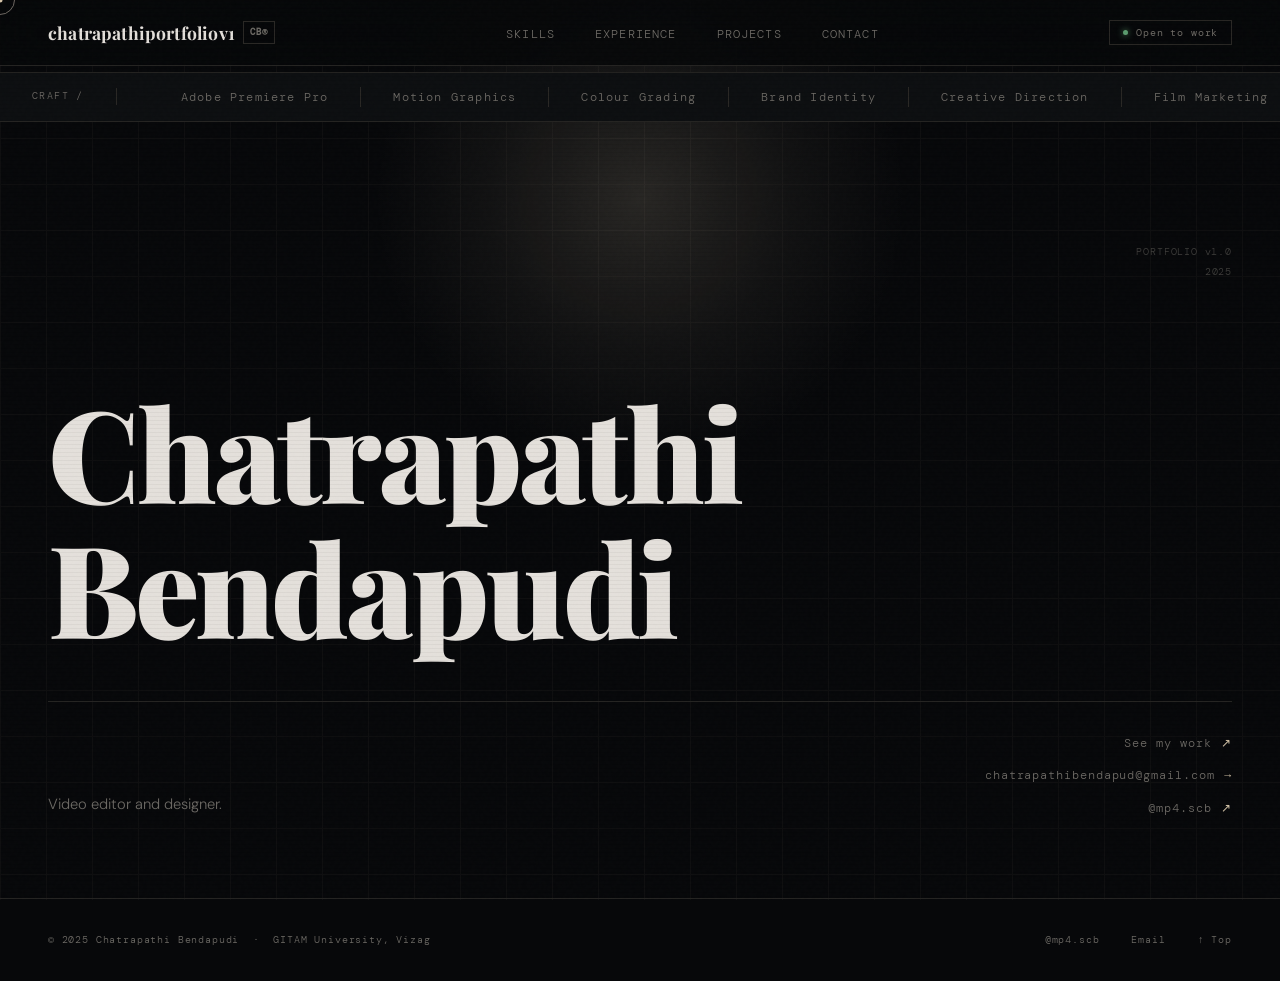
<file: index.html>
<!DOCTYPE html>
<html lang="en">
<head>
<meta charset="UTF-8"/>
<meta name="viewport" content="width=device-width, initial-scale=1.0, viewport-fit=cover"/>
<title>Chatrapathi Bendapudi — Portfolio</title>
<link href="https://fonts.googleapis.com/css2?family=Syne:wght@400;500;600;700;800&family=Playfair+Display:ital,wght@0,700;0,900;1,700;1,900&family=DM+Mono:ital,wght@0,300;0,400;1,300&family=DM+Sans:wght@300;400;500&display=swap" rel="stylesheet"/>
<link href="https://unpkg.com/aos@2.3.4/dist/aos.css" rel="stylesheet"/>
<link href="style.css" rel="stylesheet"/>
</head>
<body>

<!-- SITEWIDE TERMINAL GRID + GLOW -->
<div class="site-grid" aria-hidden="true"></div>
<div class="site-spotlight" aria-hidden="true"></div>

<!-- CUSTOM CURSOR (desktop / mouse only) -->
<div class="cursor-dot" aria-hidden="true"></div>
<div class="cursor-ring" aria-hidden="true"></div>

<!-- NAV -->
<nav>
  <a class="nav-logo" href="index.html">
    chatrapathiportfoliov1
    <span class="nav-logo-tag">CB®</span>
  </a>
  <input type="checkbox" id="nav-toggle" class="nav-toggle-check">
  <label for="nav-toggle" class="nav-burger" aria-label="Open menu">
    <span></span><span></span><span></span>
  </label>
  <ul class="nav-links">
    <li><a href="skills.html">Skills</a></li>
    <li><a href="experience.html">Experience</a></li>
    <li><a href="projects.html">Projects</a></li>
    <li><a href="contact.html">Contact</a></li>
  </ul>
  <button class="nav-badge" type="button" aria-pressed="false">
    <div class="bdot"></div>
    <span class="badge-text">Open to work</span>
  </button>
</nav>

<div style="height:calc(4.5rem + env(safe-area-inset-top))"></div>

<!-- TICKER -->
<div class="ticker">
  <span class="ticker-label">Craft /</span>
  <div style="overflow:hidden;flex:1">
    <div class="ticker-track">
      <span class="ticker-item">Adobe Premiere Pro</span>
      <span class="ticker-item">Motion Graphics</span>
      <span class="ticker-item">Colour Grading</span>
      <span class="ticker-item">Brand Identity</span>
      <span class="ticker-item">Creative Direction</span>
      <span class="ticker-item">Film Marketing</span>
      <span class="ticker-item">Social Media</span>
      <span class="ticker-item">Aftermovies</span>
      <span class="ticker-item">Campaign Design</span>
      <span class="ticker-item">Visual Storytelling</span>
      <span class="ticker-item">Adobe Premiere Pro</span>
      <span class="ticker-item">Motion Graphics</span>
      <span class="ticker-item">Colour Grading</span>
      <span class="ticker-item">Brand Identity</span>
      <span class="ticker-item">Creative Direction</span>
      <span class="ticker-item">Film Marketing</span>
      <span class="ticker-item">Social Media</span>
      <span class="ticker-item">Aftermovies</span>
      <span class="ticker-item">Campaign Design</span>
      <span class="ticker-item">Visual Storytelling</span>
    </div>
  </div>
</div>

<!-- HERO -->
<section class="hero" id="top">
  <div class="hero-bg" aria-hidden="true"></div>

  <div class="hero-corner-r">
    PORTFOLIO v1.0<br>
    2025
  </div>

  <h1 class="hero-title">
    Chatrapathi<br>
    Bendapudi
  </h1>

  <div class="hero-bottom">
    <p class="hero-desc">
      Video editor and designer.
    </p>
    <div class="hero-links">
      <a class="hero-link" href="skills.html">
        <span>See my work</span>
        <span class="arrow">↗</span>
      </a>
      <a class="hero-link" href="mailto:chatrapathibendapud@gmail.com">
        <span>chatrapathibendapud@gmail.com</span>
        <span class="arrow">→</span>
      </a>
      <a class="hero-link" href="https://instagram.com/mp4.scb" target="_blank">
        <span>@mp4.scb</span>
        <span class="arrow">↗</span>
      </a>
    </div>
  </div>
</section>

<!-- FOOTER -->
<footer>
  <span>© 2025 Chatrapathi Bendapudi &nbsp;·&nbsp; GITAM University, Vizag</span>
  <div class="footer-links">
    <a href="https://instagram.com/mp4.scb" target="_blank">@mp4.scb</a>
    <a href="mailto:chatrapathibendapud@gmail.com">Email</a>
    <a href="#top">↑ Top</a>
  </div>
</footer>

<script src="https://unpkg.com/aos@2.3.4/dist/aos.js"></script>
<script>
  AOS.init({ duration: 700, easing: 'ease-out-quart', once: false, offset: 60 });

  // "Open to work" badge — tap/click to flip between available (green) and busy (red)
  document.querySelectorAll('.nav-badge').forEach(function(badge){
    var label = badge.querySelector('.badge-text');
    badge.addEventListener('click', function(){
      var busy = badge.classList.toggle('is-busy');
      badge.setAttribute('aria-pressed', busy ? 'true' : 'false');
      if (label) label.textContent = busy ? 'Not available' : 'Open to work';
    });
  });

  // Sitewide terminal glow — follows the mouse on desktop, follows a
  // dragging finger on mobile/tablet. Present on every page.
  var reduceMotion = window.matchMedia('(prefers-reduced-motion: reduce)').matches;
  var spotlight = document.querySelector('.site-spotlight');
  if (spotlight && !reduceMotion) {
    var tx = 50, ty = 22, sx = 50, sy = 22;
    function setGlowTarget(clientX, clientY){
      tx = (clientX / window.innerWidth) * 100;
      ty = (clientY / window.innerHeight) * 100;
    }
    window.addEventListener('mousemove', function(e){
      setGlowTarget(e.clientX, e.clientY);
    });
    window.addEventListener('touchmove', function(e){
      if (e.touches && e.touches[0]) setGlowTarget(e.touches[0].clientX, e.touches[0].clientY);
    }, { passive: true });
    window.addEventListener('touchstart', function(e){
      if (e.touches && e.touches[0]) setGlowTarget(e.touches[0].clientX, e.touches[0].clientY);
    }, { passive: true });
    (function glowLoop(){
      sx += (tx - sx) * 0.08;
      sy += (ty - sy) * 0.08;
      spotlight.style.setProperty('--sx', sx + '%');
      spotlight.style.setProperty('--sy', sy + '%');
      requestAnimationFrame(glowLoop);
    })();
  }

  // Custom cursor — only on devices with a real mouse, never on touch screens
  if (window.matchMedia('(hover: hover) and (pointer: fine)').matches) {
    var dot = document.querySelector('.cursor-dot');
    var ring = document.querySelector('.cursor-ring');
    var mx = 0, my = 0, rx = 0, ry = 0;

    window.addEventListener('mousemove', function(e){
      mx = e.clientX; my = e.clientY;
      if (dot) { dot.style.left = mx + 'px'; dot.style.top = my + 'px'; }
    });

    (function loop(){
      rx += (mx - rx) * 0.18;
      ry += (my - ry) * 0.18;
      if (ring) { ring.style.left = rx + 'px'; ring.style.top = ry + 'px'; }
      requestAnimationFrame(loop);
    })();

    var hoverTargets = 'a, button, label, .nav-badge, .video-card, .img-placeholder, .clink, .send-btn, .ep-card';
    document.querySelectorAll(hoverTargets).forEach(function(el){
      el.addEventListener('mouseenter', function(){ ring && ring.classList.add('is-hovering'); });
      el.addEventListener('mouseleave', function(){ ring && ring.classList.remove('is-hovering'); });
    });
  }
</script>
</body>
</html>
</file>
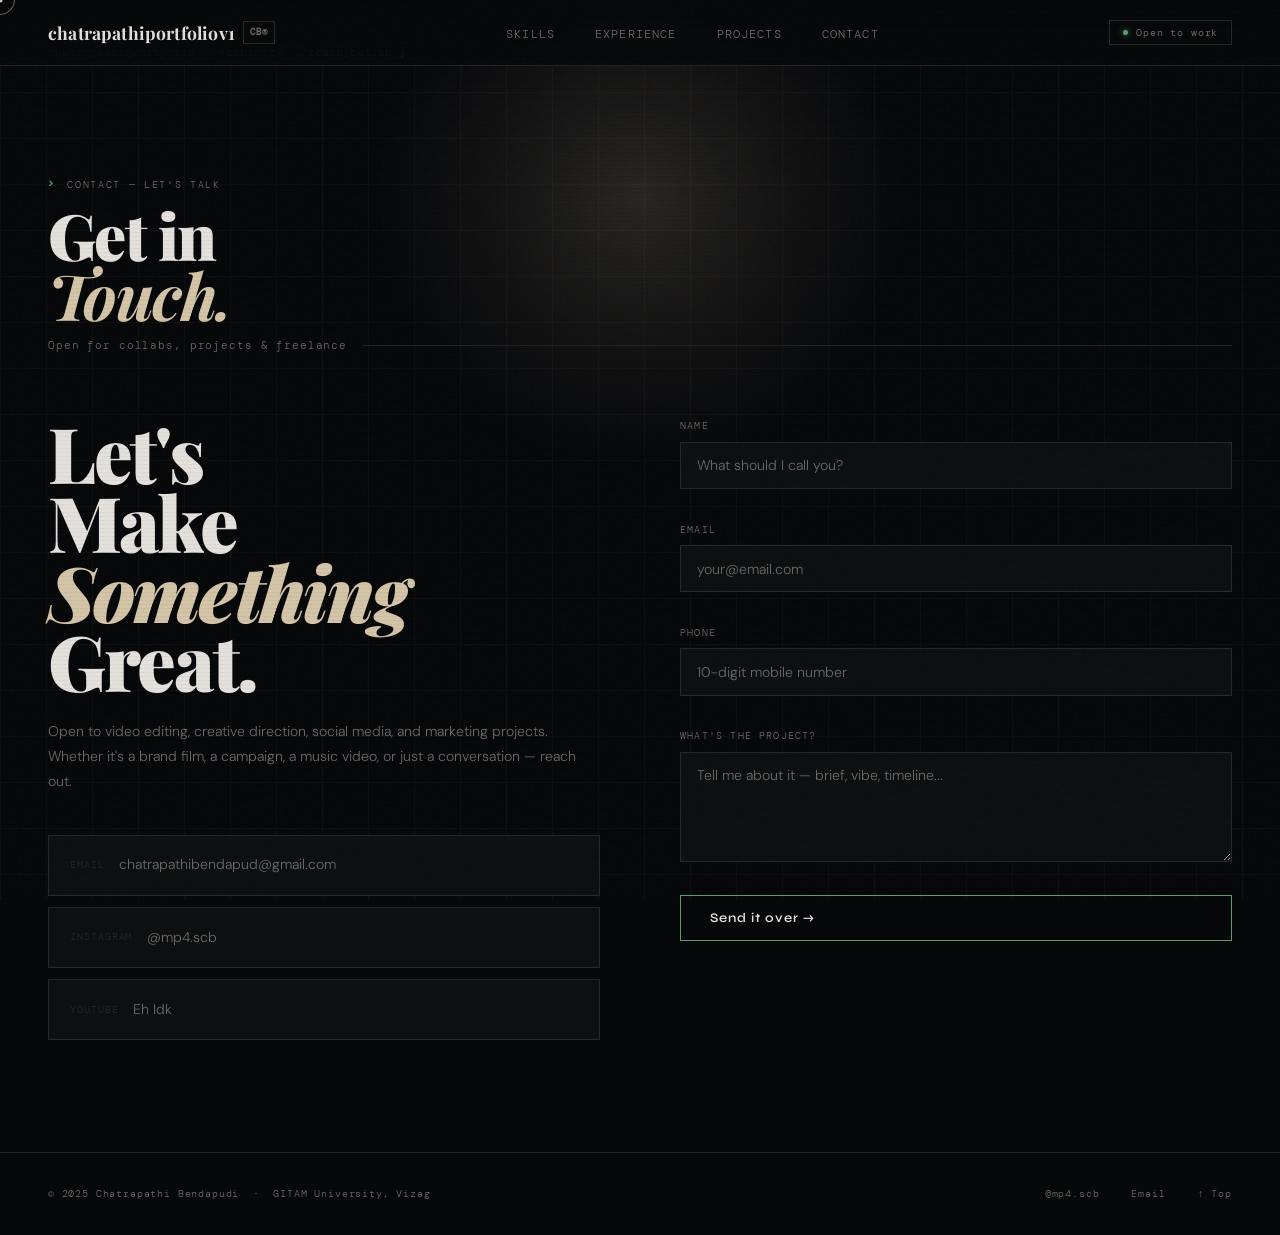
<file: contact (1).html>
<!DOCTYPE html>
<html lang="en">
<head>
<meta charset="UTF-8"/>
<meta name="viewport" content="width=device-width, initial-scale=1.0, viewport-fit=cover"/>
<title>Contact — Chatrapathi Bendapudi</title>
<link href="https://fonts.googleapis.com/css2?family=Syne:wght@400;500;600;700;800&family=Playfair+Display:ital,wght@0,700;0,900;1,700;1,900&family=DM+Mono:ital,wght@0,300;0,400;1,300&family=DM+Sans:wght@300;400;500&display=swap" rel="stylesheet"/>
<link href="https://unpkg.com/aos@2.3.4/dist/aos.css" rel="stylesheet"/>
<link href="style.css" rel="stylesheet"/>
</head>
<body>

<!-- SITEWIDE TERMINAL GRID + GLOW -->
<div class="site-grid" aria-hidden="true"></div>
<div class="site-spotlight" aria-hidden="true"></div>

<!-- CUSTOM CURSOR (desktop / mouse only) -->
<div class="cursor-dot" aria-hidden="true"></div>
<div class="cursor-ring" aria-hidden="true"></div>

<!-- NAV -->
<nav>
  <a class="nav-logo" href="index.html">
    chatrapathiportfoliov1
    <span class="nav-logo-tag">CB®</span>
  </a>
  <input type="checkbox" id="nav-toggle" class="nav-toggle-check">
  <label for="nav-toggle" class="nav-burger" aria-label="Open menu">
    <span></span><span></span><span></span>
  </label>
  <ul class="nav-links">
    <li><a href="skills.html">Skills</a></li>
    <li><a href="experience.html">Experience</a></li>
    <li><a href="projects.html">Projects</a></li>
    <li><a href="contact.html">Contact</a></li>
  </ul>
  <button class="nav-badge" type="button" aria-pressed="false">
    <div class="bdot"></div>
    <span class="badge-text">Open to work</span>
  </button>
</nav>

<div class="term-prompt" data-aos="fade-up">
  <span class="term-user">chatrapathi@portfolio</span><span class="term-sep">:</span><span class="term-path">~/contact</span><span class="term-dollar">$</span>
  <span class="term-cmd">./reach_out.sh</span><span class="cursor"></span>
</div>

<!-- SECTION 6 — CONTACT -->
<section class="section" id="contact">
  <div data-aos="fade-up">
    <div class="s-eyebrow">Contact — Let's Talk</div>
    <div class="s-title">Get in<br><em>Touch.</em></div>
    <div class="s-meta">Open for collabs, projects &amp; freelance</div>
  </div>

  <div class="contact-grid">
    <div data-aos="fade-up">
      <div class="contact-big">
        Let's<br>Make<br>
        <em>Something</em><br>
        Great.
      </div>
      <p class="contact-note">
        Open to video editing, creative direction, social media,
        and marketing projects. Whether it's a brand film, a campaign,
        a music video, or just a conversation — reach out.
      </p>
      <div class="contact-links">
        <a class="clink" href="mailto:chatrapathibendapud@gmail.com">
          <div class="clink-l">
            <span class="clink-tag">Email</span>
            chatrapathibendapud@gmail.com
          </div>
          <span class="clink-arrow">↗</span>
        </a>
        <a class="clink" href="https://instagram.com/mp4.scb" target="_blank">
          <div class="clink-l">
            <span class="clink-tag">Instagram</span>
            @mp4.scb
          </div>
          <span class="clink-arrow">↗</span>
        </a>
        <a class="clink" href="https://www.youtube.com/@wedontknowfrfr" target="_blank">
          <div class="clink-l">
            <span class="clink-tag">YouTube</span>
            Eh Idk
          </div>
          <span class="clink-arrow">↗</span>
        </a>
      </div>
    </div>

    <div data-aos="fade-up" data-aos-delay="120">
      <form class="form-wrap" id="contact-form" novalidate>
        <div class="fl">
          <label for="cf-name">Name</label>
          <input class="fi" type="text" id="cf-name" name="name" placeholder="What should I call you?"/>
          <span class="fi-error" id="cf-name-error"></span>
        </div>
        <div class="fl">
          <label for="cf-email">Email</label>
          <input class="fi" type="email" id="cf-email" name="email" placeholder="your@email.com"/>
          <span class="fi-error" id="cf-email-error"></span>
        </div>
        <div class="fl">
          <label for="cf-phone">Phone</label>
          <input class="fi" type="tel" id="cf-phone" name="phone" placeholder="10-digit mobile number"/>
          <span class="fi-error" id="cf-phone-error"></span>
        </div>
        <div class="fl">
          <label for="cf-message">What's the project?</label>
          <textarea class="fi" id="cf-message" name="message" placeholder="Tell me about it — brief, vibe, timeline..."></textarea>
          <span class="fi-error" id="cf-message-error"></span>
        </div>
        <button class="send-btn" type="submit">Send it over →</button>
        <div class="form-status" id="form-status" role="status" aria-live="polite"></div>
      </form>
    </div>
  </div>
</section>

<!-- FOOTER -->
<footer>
  <span>© 2025 Chatrapathi Bendapudi &nbsp;·&nbsp; GITAM University, Vizag</span>
  <div class="footer-links">
    <a href="https://instagram.com/mp4.scb" target="_blank">@mp4.scb</a>
    <a href="mailto:chatrapathibendapud@gmail.com">Email</a>
    <a href="#">↑ Top</a>
  </div>
</footer>

<script src="https://unpkg.com/aos@2.3.4/dist/aos.js"></script>
<script>
  AOS.init({ duration: 700, easing: 'ease-out-quart', once: false, offset: 60 });

  // "Open to work" badge — tap/click to flip between available (green) and busy (red)
  document.querySelectorAll('.nav-badge').forEach(function(badge){
    var label = badge.querySelector('.badge-text');
    badge.addEventListener('click', function(){
      var busy = badge.classList.toggle('is-busy');
      badge.setAttribute('aria-pressed', busy ? 'true' : 'false');
      if (label) label.textContent = busy ? 'Not available' : 'Open to work';
    });
  });

  // ── CONTACT FORM VALIDATION ──
  (function(){
    var form = document.getElementById('contact-form');
    if (!form) return;

    var fields = {
      name:    { el: document.getElementById('cf-name'),    error: document.getElementById('cf-name-error') },
      email:   { el: document.getElementById('cf-email'),   error: document.getElementById('cf-email-error') },
      phone:   { el: document.getElementById('cf-phone'),   error: document.getElementById('cf-phone-error') },
      message: { el: document.getElementById('cf-message'), error: document.getElementById('cf-message-error') }
    };

    // Standard practical email pattern (not full RFC 5322, but catches real typos)
    var emailPattern = /^[a-zA-Z0-9.!#$%&'*+/=?^_`{|}~-]+@[a-zA-Z0-9-]+(?:\.[a-zA-Z0-9-]+)+$/;
    // Indian mobile number: optional +91 / 91 prefix, then 10 digits starting 6-9
    var phonePattern = /^(?:\+?91[\s-]?)?[6-9]\d{9}$/;

    function setError(field, message){
      field.el.classList.toggle('is-invalid', !!message);
      if (field.error) field.error.textContent = message || '';
    }

    function validateName(){
      var v = fields.name.el.value.trim();
      if (!v) { setError(fields.name, 'Name is required'); return false; }
      if (v.length < 2) { setError(fields.name, 'That name looks a bit short'); return false; }
      setError(fields.name, ''); return true;
    }

    function validateEmail(){
      var v = fields.email.el.value.trim();
      if (!v) { setError(fields.email, 'Email is required'); return false; }
      if (!emailPattern.test(v)) { setError(fields.email, 'Enter a valid email address'); return false; }
      setError(fields.email, ''); return true;
    }

    function validatePhone(){
      var raw = fields.phone.el.value.trim();
      var digitsOnly = raw.replace(/[\s-]/g, '');
      if (!raw) { setError(fields.phone, 'Phone number is required'); return false; }
      if (!phonePattern.test(digitsOnly)) { setError(fields.phone, 'Enter a valid 10-digit mobile number'); return false; }
      setError(fields.phone, ''); return true;
    }

    function validateMessage(){
      var v = fields.message.el.value.trim();
      if (!v) { setError(fields.message, "Tell me a bit about the project"); return false; }
      if (v.length < 10) { setError(fields.message, 'A little more detail would help'); return false; }
      setError(fields.message, ''); return true;
    }

    // Re-validate the moment they leave a field, not just on submit
    fields.name.el.addEventListener('blur', validateName);
    fields.email.el.addEventListener('blur', validateEmail);
    fields.phone.el.addEventListener('blur', validatePhone);
    fields.message.el.addEventListener('blur', validateMessage);

    // ── FORMSPREE ──
    // 1. Sign up free at formspree.io, create a form, copy its endpoint.
    // 2. Paste it below in place of YOUR_FORM_ID.
    // 3. Submit the form once for real — Formspree emails you a one-time
    //    confirmation link to verify the endpoint. After that, every
    //    submission goes straight through automatically.
    var FORMSPREE_ENDPOINT = 'https://formspree.io/f/YOUR_FORM_ID';

    var sendBtn = form.querySelector('.send-btn');
    var status = document.getElementById('form-status');

    function setStatus(kind, message){
      if (!status) return;
      status.textContent = message;
      status.classList.remove('is-success', 'is-error');
      if (kind) status.classList.add(kind === 'success' ? 'is-success' : 'is-error');
    }

    form.addEventListener('submit', function(e){
      e.preventDefault();
      var results = [validateName(), validateEmail(), validatePhone(), validateMessage()];
      if (results.indexOf(false) !== -1) {
        var firstInvalid = [fields.name, fields.email, fields.phone, fields.message]
          .filter(function(f){ return f.el.classList.contains('is-invalid'); })[0];
        if (firstInvalid) firstInvalid.el.focus();
        return;
      }

      sendBtn.disabled = true;
      sendBtn.textContent = 'Sending...';
      setStatus(null, '');

      fetch(FORMSPREE_ENDPOINT, {
        method: 'POST',
        headers: { 'Accept': 'application/json' },
        body: new FormData(form)
      })
      .then(function(response){
        if (response.ok) {
          setStatus('success', "> message sent — I'll get back to you soon.");
          form.reset();
        } else {
          return response.json().then(function(data){
            var msg = (data && data.errors) ? data.errors.map(function(er){ return er.message; }).join(', ') : 'Something went wrong.';
            throw new Error(msg);
          });
        }
      })
      .catch(function(){
        setStatus('error', "> couldn't send that — try again, or email me directly.");
      })
      .finally(function(){
        sendBtn.disabled = false;
        sendBtn.textContent = 'Send it over →';
      });
    });
  })();

  // Sitewide terminal glow — follows the mouse on desktop, follows a
  // dragging finger on mobile/tablet. Present on every page.
  var reduceMotion = window.matchMedia('(prefers-reduced-motion: reduce)').matches;
  var spotlight = document.querySelector('.site-spotlight');
  if (spotlight && !reduceMotion) {
    var tx = 50, ty = 22, sx = 50, sy = 22;
    function setGlowTarget(clientX, clientY){
      tx = (clientX / window.innerWidth) * 100;
      ty = (clientY / window.innerHeight) * 100;
    }
    window.addEventListener('mousemove', function(e){
      setGlowTarget(e.clientX, e.clientY);
    });
    window.addEventListener('touchmove', function(e){
      if (e.touches && e.touches[0]) setGlowTarget(e.touches[0].clientX, e.touches[0].clientY);
    }, { passive: true });
    window.addEventListener('touchstart', function(e){
      if (e.touches && e.touches[0]) setGlowTarget(e.touches[0].clientX, e.touches[0].clientY);
    }, { passive: true });
    (function glowLoop(){
      sx += (tx - sx) * 0.08;
      sy += (ty - sy) * 0.08;
      spotlight.style.setProperty('--sx', sx + '%');
      spotlight.style.setProperty('--sy', sy + '%');
      requestAnimationFrame(glowLoop);
    })();
  }

  // Custom cursor — only on devices with a real mouse, never on touch screens
  if (window.matchMedia('(hover: hover) and (pointer: fine)').matches) {
    var dot = document.querySelector('.cursor-dot');
    var ring = document.querySelector('.cursor-ring');
    var mx = 0, my = 0, rx = 0, ry = 0;

    window.addEventListener('mousemove', function(e){
      mx = e.clientX; my = e.clientY;
      if (dot) { dot.style.left = mx + 'px'; dot.style.top = my + 'px'; }
    });

    (function loop(){
      rx += (mx - rx) * 0.18;
      ry += (my - ry) * 0.18;
      if (ring) { ring.style.left = rx + 'px'; ring.style.top = ry + 'px'; }
      requestAnimationFrame(loop);
    })();

    var hoverTargets = 'a, button, label, .nav-badge, .video-card, .img-placeholder, .clink, .send-btn, .ep-card';
    document.querySelectorAll(hoverTargets).forEach(function(el){
      el.addEventListener('mouseenter', function(){ ring && ring.classList.add('is-hovering'); });
      el.addEventListener('mouseleave', function(){ ring && ring.classList.remove('is-hovering'); });
    });
  }
</script>
</body>
</html>
</file>
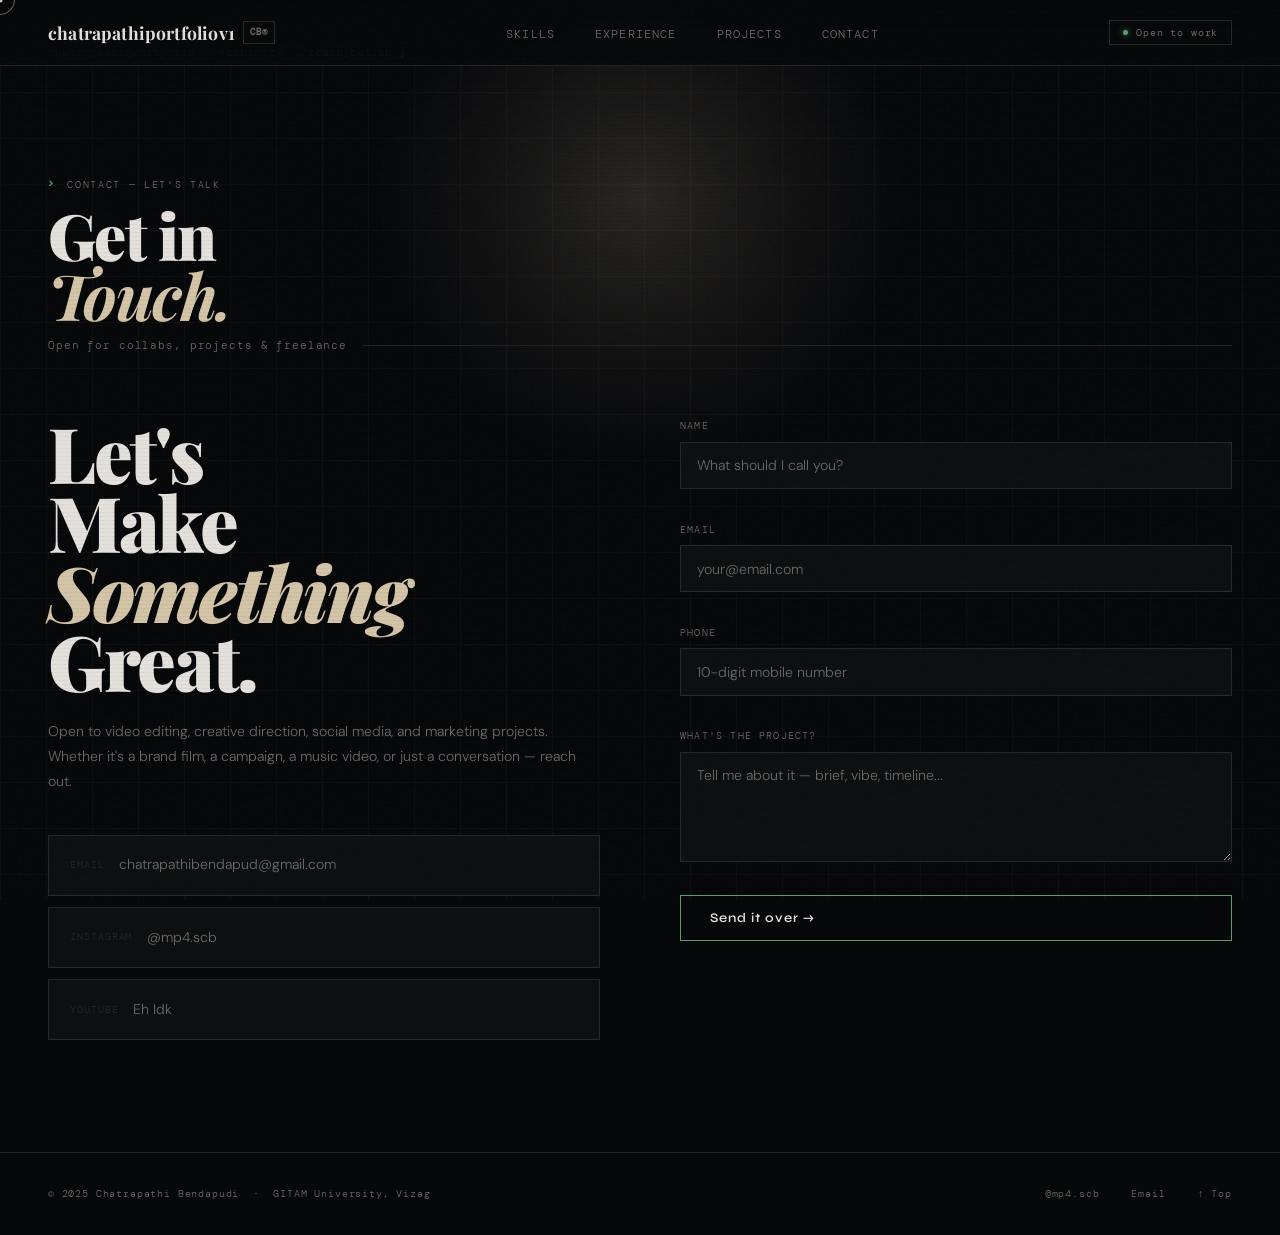
<file: contact.html>
<!DOCTYPE html>
<html lang="en">
<head>
<meta charset="UTF-8"/>
<meta name="viewport" content="width=device-width, initial-scale=1.0, viewport-fit=cover"/>
<title>Contact — Chatrapathi Bendapudi</title>
<link href="https://fonts.googleapis.com/css2?family=Syne:wght@400;500;600;700;800&family=Playfair+Display:ital,wght@0,700;0,900;1,700;1,900&family=DM+Mono:ital,wght@0,300;0,400;1,300&family=DM+Sans:wght@300;400;500&display=swap" rel="stylesheet"/>
<link href="https://unpkg.com/aos@2.3.4/dist/aos.css" rel="stylesheet"/>
<link href="style.css" rel="stylesheet"/>
</head>
<body>

<!-- SITEWIDE TERMINAL GRID + GLOW -->
<div class="site-grid" aria-hidden="true"></div>
<div class="site-spotlight" aria-hidden="true"></div>

<!-- CUSTOM CURSOR (desktop / mouse only) -->
<div class="cursor-dot" aria-hidden="true"></div>
<div class="cursor-ring" aria-hidden="true"></div>

<!-- NAV -->
<nav>
  <a class="nav-logo" href="index.html">
    chatrapathiportfoliov1
    <span class="nav-logo-tag">CB®</span>
  </a>
  <input type="checkbox" id="nav-toggle" class="nav-toggle-check">
  <label for="nav-toggle" class="nav-burger" aria-label="Open menu">
    <span></span><span></span><span></span>
  </label>
  <ul class="nav-links">
    <li><a href="skills.html">Skills</a></li>
    <li><a href="experience.html">Experience</a></li>
    <li><a href="projects.html">Projects</a></li>
    <li><a href="contact.html">Contact</a></li>
  </ul>
  <button class="nav-badge" type="button" aria-pressed="false">
    <div class="bdot"></div>
    <span class="badge-text">Open to work</span>
  </button>
</nav>

<div class="term-prompt" data-aos="fade-up">
  <span class="term-user">chatrapathi@portfolio</span><span class="term-sep">:</span><span class="term-path">~/contact</span><span class="term-dollar">$</span>
  <span class="term-cmd">./reach_out.sh</span><span class="cursor"></span>
</div>

<!-- SECTION 6 — CONTACT -->
<section class="section" id="contact">
  <div data-aos="fade-up">
    <div class="s-eyebrow">Contact — Let's Talk</div>
    <div class="s-title">Get in<br><em>Touch.</em></div>
    <div class="s-meta">Open for collabs, projects &amp; freelance</div>
  </div>

  <div class="contact-grid">
    <div data-aos="fade-up">
      <div class="contact-big">
        Let's<br>Make<br>
        <em>Something</em><br>
        Great.
      </div>
      <p class="contact-note">
        Open to video editing, creative direction, social media,
        and marketing projects. Whether it's a brand film, a campaign,
        a music video, or just a conversation — reach out.
      </p>
      <div class="contact-links">
        <a class="clink" href="mailto:chatrapathibendapud@gmail.com">
          <div class="clink-l">
            <span class="clink-tag">Email</span>
            chatrapathibendapud@gmail.com
          </div>
          <span class="clink-arrow">↗</span>
        </a>
        <a class="clink" href="https://instagram.com/mp4.scb" target="_blank">
          <div class="clink-l">
            <span class="clink-tag">Instagram</span>
            @mp4.scb
          </div>
          <span class="clink-arrow">↗</span>
        </a>
        <a class="clink" href="https://www.youtube.com/@wedontknowfrfr" target="_blank">
          <div class="clink-l">
            <span class="clink-tag">YouTube</span>
            Eh Idk
          </div>
          <span class="clink-arrow">↗</span>
        </a>
      </div>
    </div>

    <div data-aos="fade-up" data-aos-delay="120">
      <form class="form-wrap" id="contact-form" novalidate>
        <div class="fl">
          <label for="cf-name">Name</label>
          <input class="fi" type="text" id="cf-name" name="name" placeholder="What should I call you?"/>
          <span class="fi-error" id="cf-name-error"></span>
        </div>
        <div class="fl">
          <label for="cf-email">Email</label>
          <input class="fi" type="email" id="cf-email" name="email" placeholder="your@email.com"/>
          <span class="fi-error" id="cf-email-error"></span>
        </div>
        <div class="fl">
          <label for="cf-phone">Phone</label>
          <input class="fi" type="tel" id="cf-phone" name="phone" placeholder="10-digit mobile number"/>
          <span class="fi-error" id="cf-phone-error"></span>
        </div>
        <div class="fl">
          <label for="cf-message">What's the project?</label>
          <textarea class="fi" id="cf-message" name="message" placeholder="Tell me about it — brief, vibe, timeline..."></textarea>
          <span class="fi-error" id="cf-message-error"></span>
        </div>
        <button class="send-btn" type="submit">Send it over →</button>
        <div class="form-status" id="form-status" role="status" aria-live="polite"></div>
      </form>
    </div>
  </div>
</section>

<!-- FOOTER -->
<footer>
  <span>© 2025 Chatrapathi Bendapudi &nbsp;·&nbsp; GITAM University, Vizag</span>
  <div class="footer-links">
    <a href="https://instagram.com/mp4.scb" target="_blank">@mp4.scb</a>
    <a href="mailto:chatrapathibendapud@gmail.com">Email</a>
    <a href="#">↑ Top</a>
  </div>
</footer>

<script src="https://unpkg.com/aos@2.3.4/dist/aos.js"></script>
<script>
  AOS.init({ duration: 700, easing: 'ease-out-quart', once: false, offset: 60 });

  // "Open to work" badge — tap/click to flip between available (green) and busy (red)
  document.querySelectorAll('.nav-badge').forEach(function(badge){
    var label = badge.querySelector('.badge-text');
    badge.addEventListener('click', function(){
      var busy = badge.classList.toggle('is-busy');
      badge.setAttribute('aria-pressed', busy ? 'true' : 'false');
      if (label) label.textContent = busy ? 'Not available' : 'Open to work';
    });
  });

  // ── CONTACT FORM VALIDATION ──
  (function(){
    var form = document.getElementById('contact-form');
    if (!form) return;

    var fields = {
      name:    { el: document.getElementById('cf-name'),    error: document.getElementById('cf-name-error') },
      email:   { el: document.getElementById('cf-email'),   error: document.getElementById('cf-email-error') },
      phone:   { el: document.getElementById('cf-phone'),   error: document.getElementById('cf-phone-error') },
      message: { el: document.getElementById('cf-message'), error: document.getElementById('cf-message-error') }
    };

    // Standard practical email pattern (not full RFC 5322, but catches real typos)
    var emailPattern = /^[a-zA-Z0-9.!#$%&'*+/=?^_`{|}~-]+@[a-zA-Z0-9-]+(?:\.[a-zA-Z0-9-]+)+$/;
    // Indian mobile number: optional +91 / 91 prefix, then 10 digits starting 6-9
    var phonePattern = /^(?:\+?91[\s-]?)?[6-9]\d{9}$/;

    function setError(field, message){
      field.el.classList.toggle('is-invalid', !!message);
      if (field.error) field.error.textContent = message || '';
    }

    function validateName(){
      var v = fields.name.el.value.trim();
      if (!v) { setError(fields.name, 'Name is required'); return false; }
      if (v.length < 2) { setError(fields.name, 'That name looks a bit short'); return false; }
      setError(fields.name, ''); return true;
    }

    function validateEmail(){
      var v = fields.email.el.value.trim();
      if (!v) { setError(fields.email, 'Email is required'); return false; }
      if (!emailPattern.test(v)) { setError(fields.email, 'Enter a valid email address'); return false; }
      setError(fields.email, ''); return true;
    }

    function validatePhone(){
      var raw = fields.phone.el.value.trim();
      var digitsOnly = raw.replace(/[\s-]/g, '');
      if (!raw) { setError(fields.phone, 'Phone number is required'); return false; }
      if (!phonePattern.test(digitsOnly)) { setError(fields.phone, 'Enter a valid 10-digit mobile number'); return false; }
      setError(fields.phone, ''); return true;
    }

    function validateMessage(){
      var v = fields.message.el.value.trim();
      if (!v) { setError(fields.message, "Tell me a bit about the project"); return false; }
      if (v.length < 10) { setError(fields.message, 'A little more detail would help'); return false; }
      setError(fields.message, ''); return true;
    }

    // Re-validate the moment they leave a field, not just on submit
    fields.name.el.addEventListener('blur', validateName);
    fields.email.el.addEventListener('blur', validateEmail);
    fields.phone.el.addEventListener('blur', validatePhone);
    fields.message.el.addEventListener('blur', validateMessage);

    // ── FORMSPREE ──
    // 1. Sign up free at formspree.io, create a form, copy its endpoint.
    // 2. Paste it below in place of YOUR_FORM_ID.
    // 3. Submit the form once for real — Formspree emails you a one-time
    //    confirmation link to verify the endpoint. After that, every
    //    submission goes straight through automatically.
    var FORMSPREE_ENDPOINT = 'https://formspree.io/f/xgawwjdj';

    var sendBtn = form.querySelector('.send-btn');
    var status = document.getElementById('form-status');

    function setStatus(kind, message){
      if (!status) return;
      status.textContent = message;
      status.classList.remove('is-success', 'is-error');
      if (kind) status.classList.add(kind === 'success' ? 'is-success' : 'is-error');
    }

    form.addEventListener('submit', function(e){
      e.preventDefault();
      var results = [validateName(), validateEmail(), validatePhone(), validateMessage()];
      if (results.indexOf(false) !== -1) {
        var firstInvalid = [fields.name, fields.email, fields.phone, fields.message]
          .filter(function(f){ return f.el.classList.contains('is-invalid'); })[0];
        if (firstInvalid) firstInvalid.el.focus();
        return;
      }

      sendBtn.disabled = true;
      sendBtn.textContent = 'Sending...';
      setStatus(null, '');

      fetch(FORMSPREE_ENDPOINT, {
        method: 'POST',
        headers: { 'Accept': 'application/json' },
        body: new FormData(form)
      })
      .then(function(response){
        if (response.ok) {
          setStatus('success', "> message sent — I'll get back to you soon.");
          form.reset();
        } else {
          return response.json().then(function(data){
            var msg = (data && data.errors) ? data.errors.map(function(er){ return er.message; }).join(', ') : 'Something went wrong.';
            throw new Error(msg);
          });
        }
      })
      .catch(function(){
        setStatus('error', "> couldn't send that — try again, or email me directly.");
      })
      .finally(function(){
        sendBtn.disabled = false;
        sendBtn.textContent = 'Send it over →';
      });
    });
  })();

  // Sitewide terminal glow — follows the mouse on desktop, follows a
  // dragging finger on mobile/tablet. Present on every page.
  var reduceMotion = window.matchMedia('(prefers-reduced-motion: reduce)').matches;
  var spotlight = document.querySelector('.site-spotlight');
  if (spotlight && !reduceMotion) {
    var tx = 50, ty = 22, sx = 50, sy = 22;
    function setGlowTarget(clientX, clientY){
      tx = (clientX / window.innerWidth) * 100;
      ty = (clientY / window.innerHeight) * 100;
    }
    window.addEventListener('mousemove', function(e){
      setGlowTarget(e.clientX, e.clientY);
    });
    window.addEventListener('touchmove', function(e){
      if (e.touches && e.touches[0]) setGlowTarget(e.touches[0].clientX, e.touches[0].clientY);
    }, { passive: true });
    window.addEventListener('touchstart', function(e){
      if (e.touches && e.touches[0]) setGlowTarget(e.touches[0].clientX, e.touches[0].clientY);
    }, { passive: true });
    (function glowLoop(){
      sx += (tx - sx) * 0.08;
      sy += (ty - sy) * 0.08;
      spotlight.style.setProperty('--sx', sx + '%');
      spotlight.style.setProperty('--sy', sy + '%');
      requestAnimationFrame(glowLoop);
    })();
  }

  // Custom cursor — only on devices with a real mouse, never on touch screens
  if (window.matchMedia('(hover: hover) and (pointer: fine)').matches) {
    var dot = document.querySelector('.cursor-dot');
    var ring = document.querySelector('.cursor-ring');
    var mx = 0, my = 0, rx = 0, ry = 0;

    window.addEventListener('mousemove', function(e){
      mx = e.clientX; my = e.clientY;
      if (dot) { dot.style.left = mx + 'px'; dot.style.top = my + 'px'; }
    });

    (function loop(){
      rx += (mx - rx) * 0.18;
      ry += (my - ry) * 0.18;
      if (ring) { ring.style.left = rx + 'px'; ring.style.top = ry + 'px'; }
      requestAnimationFrame(loop);
    })();

    var hoverTargets = 'a, button, label, .nav-badge, .video-card, .img-placeholder, .clink, .send-btn, .ep-card';
    document.querySelectorAll(hoverTargets).forEach(function(el){
      el.addEventListener('mouseenter', function(){ ring && ring.classList.add('is-hovering'); });
      el.addEventListener('mouseleave', function(){ ring && ring.classList.remove('is-hovering'); });
    });
  }
</script>
</body>
</html>
</file>
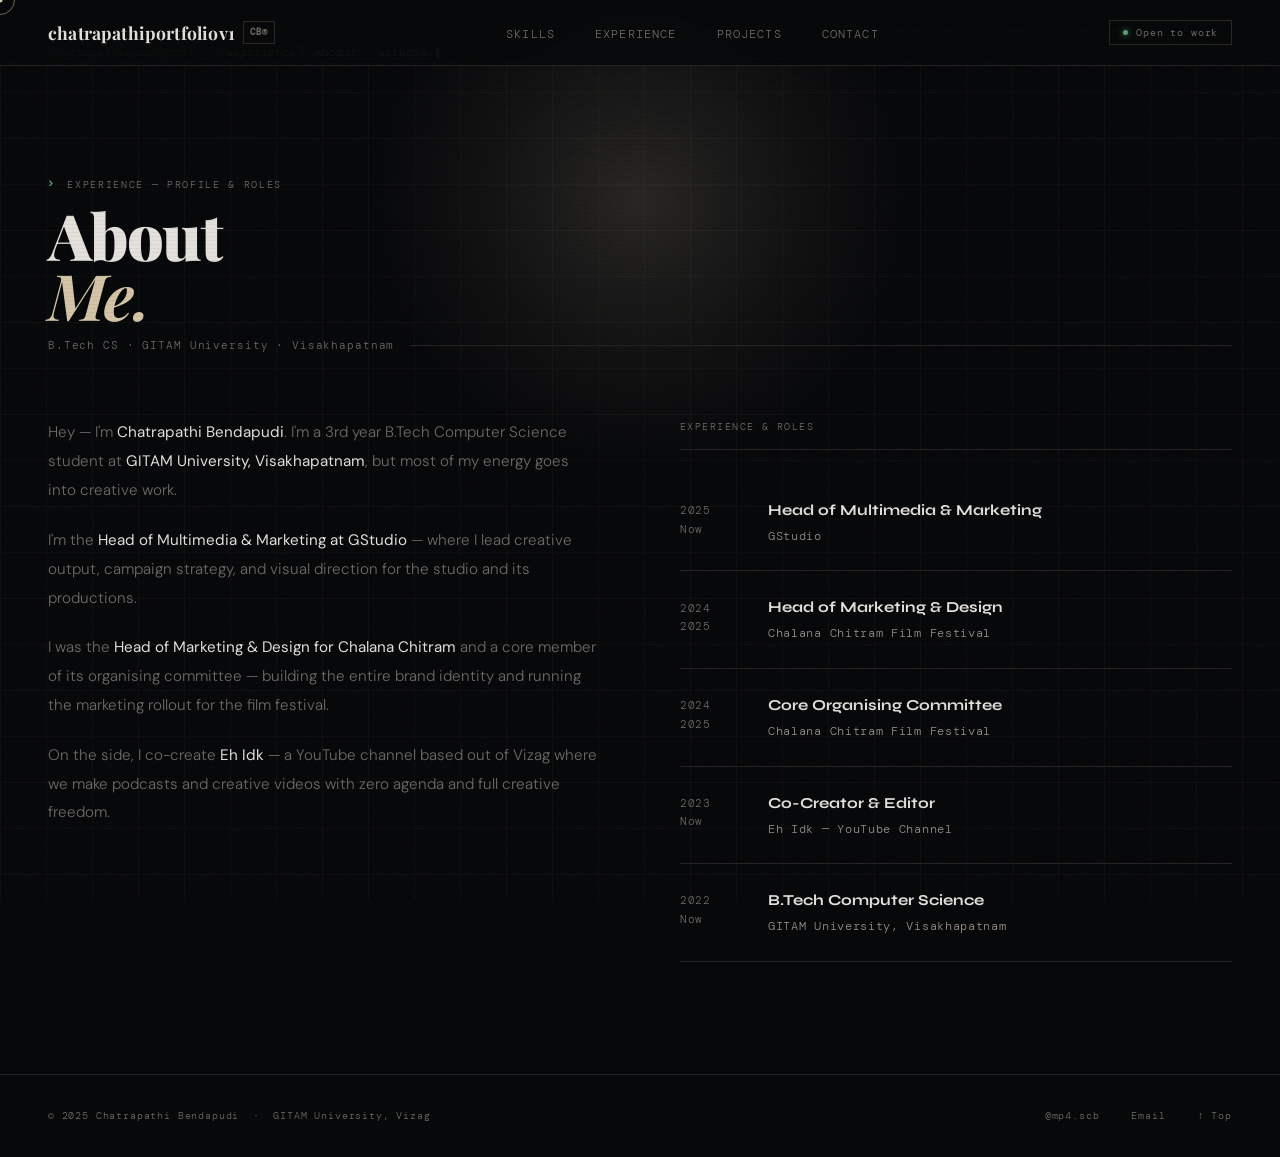
<file: experience.html>
<!DOCTYPE html>
<html lang="en">
<head>
<meta charset="UTF-8"/>
<meta name="viewport" content="width=device-width, initial-scale=1.0, viewport-fit=cover"/>
<title>Experience — Chatrapathi Bendapudi</title>
<link href="https://fonts.googleapis.com/css2?family=Syne:wght@400;500;600;700;800&family=Playfair+Display:ital,wght@0,700;0,900;1,700;1,900&family=DM+Mono:ital,wght@0,300;0,400;1,300&family=DM+Sans:wght@300;400;500&display=swap" rel="stylesheet"/>
<link href="https://unpkg.com/aos@2.3.4/dist/aos.css" rel="stylesheet"/>
<link href="style.css" rel="stylesheet"/>
</head>
<body>

<!-- SITEWIDE TERMINAL GRID + GLOW -->
<div class="site-grid" aria-hidden="true"></div>
<div class="site-spotlight" aria-hidden="true"></div>

<!-- CUSTOM CURSOR (desktop / mouse only) -->
<div class="cursor-dot" aria-hidden="true"></div>
<div class="cursor-ring" aria-hidden="true"></div>

<!-- NAV -->
<nav>
  <a class="nav-logo" href="index.html">
    chatrapathiportfoliov1
    <span class="nav-logo-tag">CB®</span>
  </a>
  <input type="checkbox" id="nav-toggle" class="nav-toggle-check">
  <label for="nav-toggle" class="nav-burger" aria-label="Open menu">
    <span></span><span></span><span></span>
  </label>
  <ul class="nav-links">
    <li><a href="skills.html">Skills</a></li>
    <li><a href="experience.html">Experience</a></li>
    <li><a href="projects.html">Projects</a></li>
    <li><a href="contact.html">Contact</a></li>
  </ul>
  <button class="nav-badge" type="button" aria-pressed="false">
    <div class="bdot"></div>
    <span class="badge-text">Open to work</span>
  </button>
</nav>

<div class="term-prompt" data-aos="fade-up">
  <span class="term-user">chatrapathi@portfolio</span><span class="term-sep">:</span><span class="term-path">~/experience</span><span class="term-dollar">$</span>
  <span class="term-cmd">whoami --verbose</span><span class="cursor"></span>
</div>

<!-- SECTION 5 — ABOUT -->
<section class="section" id="about">
  <div data-aos="fade-up">
    <div class="s-eyebrow">Experience — Profile & Roles</div>
    <div class="s-title">About<br><em>Me.</em></div>
    <div class="s-meta">B.Tech CS · GITAM University · Visakhapatnam</div>
  </div>

  <div class="about-wrap">
    <div class="about-text" data-aos="fade-up">
      <p>
        Hey — I'm <strong>Chatrapathi Bendapudi</strong>. I'm a 3rd year B.Tech
        Computer Science student at <strong>GITAM University, Visakhapatnam</strong>,
        but most of my energy goes into creative work.
      </p>
      <p>
        I'm the <strong>Head of Multimedia & Marketing at GStudio</strong> —
        where I lead creative output, campaign strategy, and visual direction
        for the studio and its productions.
      </p>
      <p>
        I was the <strong>Head of Marketing & Design for Chalana Chitram</strong>
        and a core member of its organising committee — building the entire
        brand identity and running the marketing rollout for the film festival.
      </p>
      <p>
        On the side, I co-create <strong>Eh Idk</strong> — a YouTube channel
        based out of Vizag where we make podcasts and creative videos with zero
        agenda and full creative freedom.
      </p>
    </div>

    <div data-aos="fade-up" data-aos-delay="100">
      <div style="font-family:var(--mono);font-size:0.65rem;letter-spacing:0.14em;text-transform:uppercase;color:var(--muted);margin-bottom:1.5rem;padding-bottom:0.8rem;border-bottom:1px solid var(--faint)">Experience &amp; Roles</div>
      <div class="timeline">
        <div class="tl-item">
          <div class="tl-year">2025<br>Now</div>
          <div>
            <div class="tl-role">Head of Multimedia &amp; Marketing</div>
            <div class="tl-org">GStudio</div>
          </div>
        </div>
        <div class="tl-item">
          <div class="tl-year">2024<br>2025</div>
          <div>
            <div class="tl-role">Head of Marketing &amp; Design</div>
            <div class="tl-org">Chalana Chitram Film Festival</div>
          </div>
        </div>
        <div class="tl-item">
          <div class="tl-year">2024<br>2025</div>
          <div>
            <div class="tl-role">Core Organising Committee</div>
            <div class="tl-org">Chalana Chitram Film Festival</div>
          </div>
        </div>
        <div class="tl-item">
          <div class="tl-year">2023<br>Now</div>
          <div>
            <div class="tl-role">Co-Creator &amp; Editor</div>
            <div class="tl-org">Eh Idk — YouTube Channel</div>
          </div>
        </div>
        <div class="tl-item">
          <div class="tl-year">2022<br>Now</div>
          <div>
            <div class="tl-role">B.Tech Computer Science</div>
            <div class="tl-org">GITAM University, Visakhapatnam</div>
          </div>
        </div>
      </div>
    </div>
  </div>
</section>

<!-- FOOTER -->
<footer>
  <span>© 2025 Chatrapathi Bendapudi &nbsp;·&nbsp; GITAM University, Vizag</span>
  <div class="footer-links">
    <a href="https://instagram.com/mp4.scb" target="_blank">@mp4.scb</a>
    <a href="mailto:chatrapathibendapud@gmail.com">Email</a>
    <a href="#">↑ Top</a>
  </div>
</footer>

<script src="https://unpkg.com/aos@2.3.4/dist/aos.js"></script>
<script>
  AOS.init({ duration: 700, easing: 'ease-out-quart', once: false, offset: 60 });

  // "Open to work" badge — tap/click to flip between available (green) and busy (red)
  document.querySelectorAll('.nav-badge').forEach(function(badge){
    var label = badge.querySelector('.badge-text');
    badge.addEventListener('click', function(){
      var busy = badge.classList.toggle('is-busy');
      badge.setAttribute('aria-pressed', busy ? 'true' : 'false');
      if (label) label.textContent = busy ? 'Not available' : 'Open to work';
    });
  });

  // Sitewide terminal glow — follows the mouse on desktop, follows a
  // dragging finger on mobile/tablet. Present on every page.
  var reduceMotion = window.matchMedia('(prefers-reduced-motion: reduce)').matches;
  var spotlight = document.querySelector('.site-spotlight');
  if (spotlight && !reduceMotion) {
    var tx = 50, ty = 22, sx = 50, sy = 22;
    function setGlowTarget(clientX, clientY){
      tx = (clientX / window.innerWidth) * 100;
      ty = (clientY / window.innerHeight) * 100;
    }
    window.addEventListener('mousemove', function(e){
      setGlowTarget(e.clientX, e.clientY);
    });
    window.addEventListener('touchmove', function(e){
      if (e.touches && e.touches[0]) setGlowTarget(e.touches[0].clientX, e.touches[0].clientY);
    }, { passive: true });
    window.addEventListener('touchstart', function(e){
      if (e.touches && e.touches[0]) setGlowTarget(e.touches[0].clientX, e.touches[0].clientY);
    }, { passive: true });
    (function glowLoop(){
      sx += (tx - sx) * 0.08;
      sy += (ty - sy) * 0.08;
      spotlight.style.setProperty('--sx', sx + '%');
      spotlight.style.setProperty('--sy', sy + '%');
      requestAnimationFrame(glowLoop);
    })();
  }

  // Custom cursor — only on devices with a real mouse, never on touch screens
  if (window.matchMedia('(hover: hover) and (pointer: fine)').matches) {
    var dot = document.querySelector('.cursor-dot');
    var ring = document.querySelector('.cursor-ring');
    var mx = 0, my = 0, rx = 0, ry = 0;

    window.addEventListener('mousemove', function(e){
      mx = e.clientX; my = e.clientY;
      if (dot) { dot.style.left = mx + 'px'; dot.style.top = my + 'px'; }
    });

    (function loop(){
      rx += (mx - rx) * 0.18;
      ry += (my - ry) * 0.18;
      if (ring) { ring.style.left = rx + 'px'; ring.style.top = ry + 'px'; }
      requestAnimationFrame(loop);
    })();

    var hoverTargets = 'a, button, label, .nav-badge, .video-card, .img-placeholder, .clink, .send-btn, .ep-card';
    document.querySelectorAll(hoverTargets).forEach(function(el){
      el.addEventListener('mouseenter', function(){ ring && ring.classList.add('is-hovering'); });
      el.addEventListener('mouseleave', function(){ ring && ring.classList.remove('is-hovering'); });
    });
  }
</script>
</body>
</html>
</file>
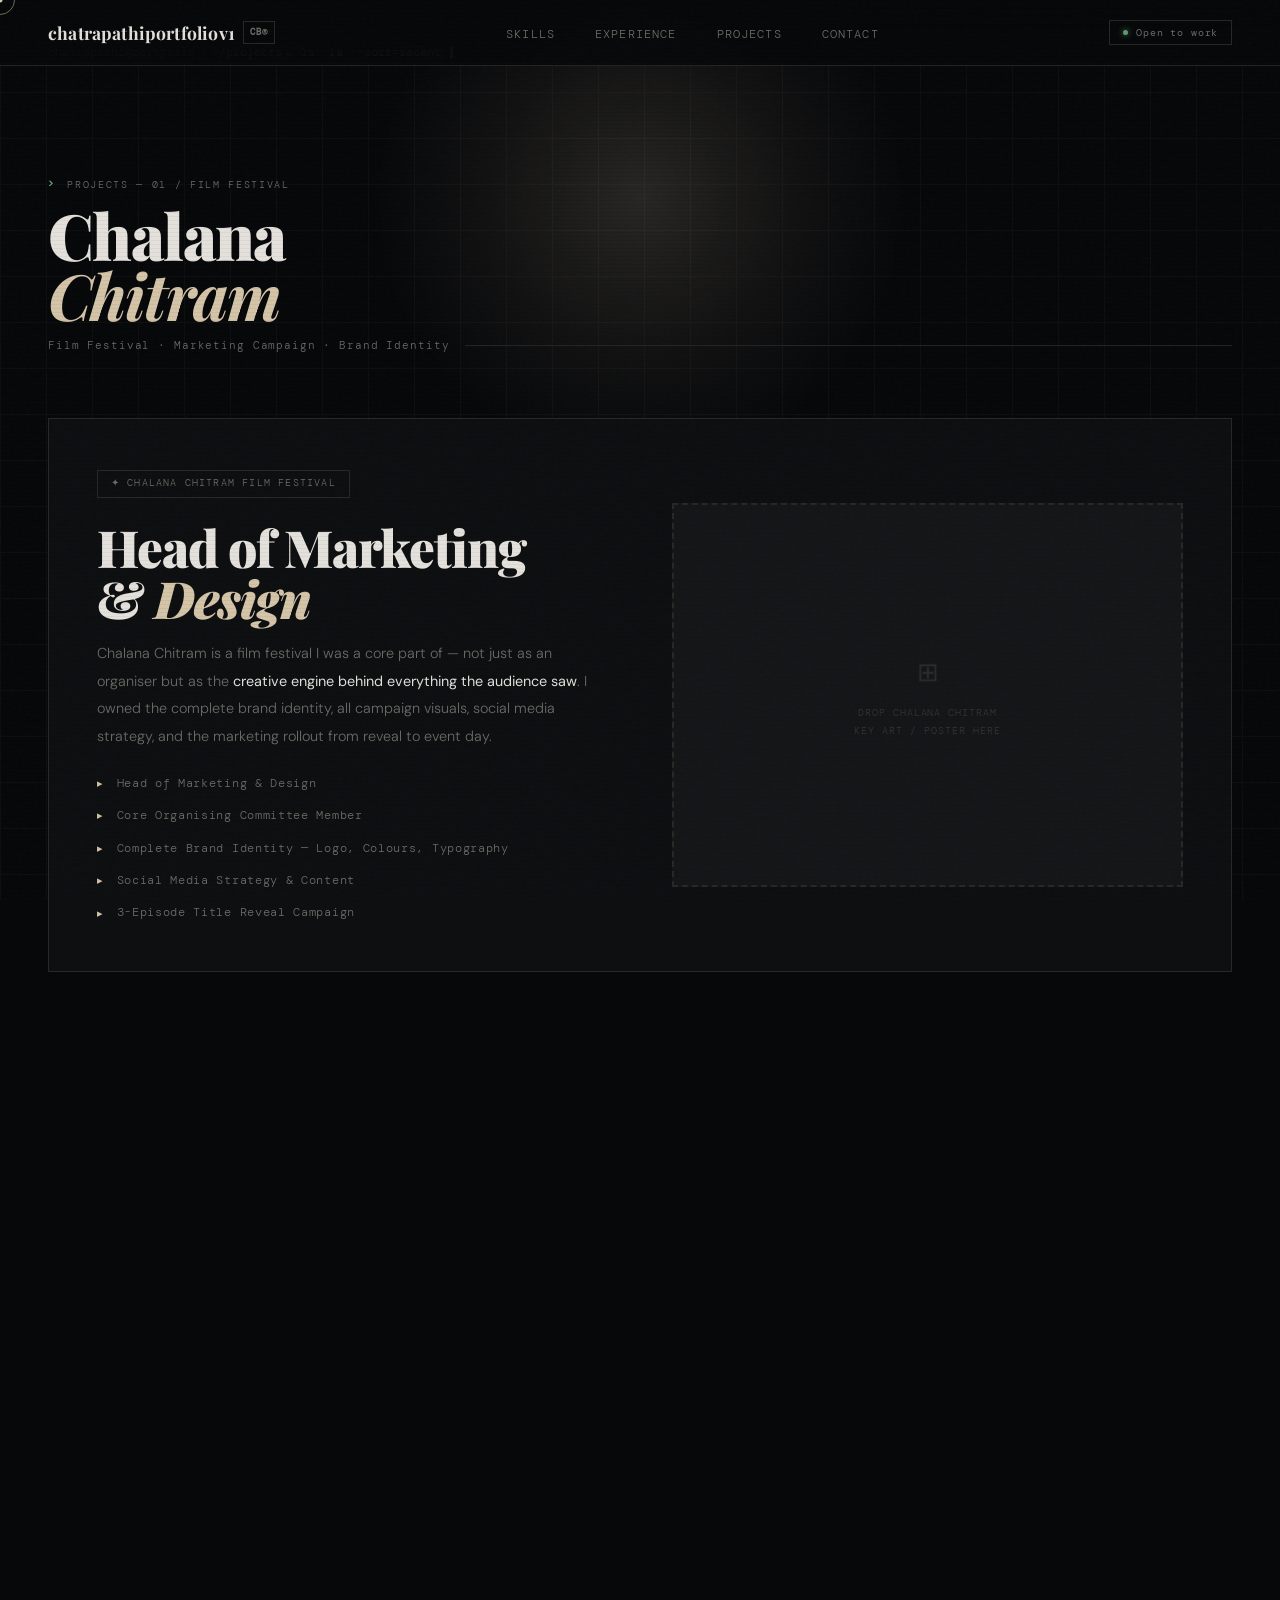
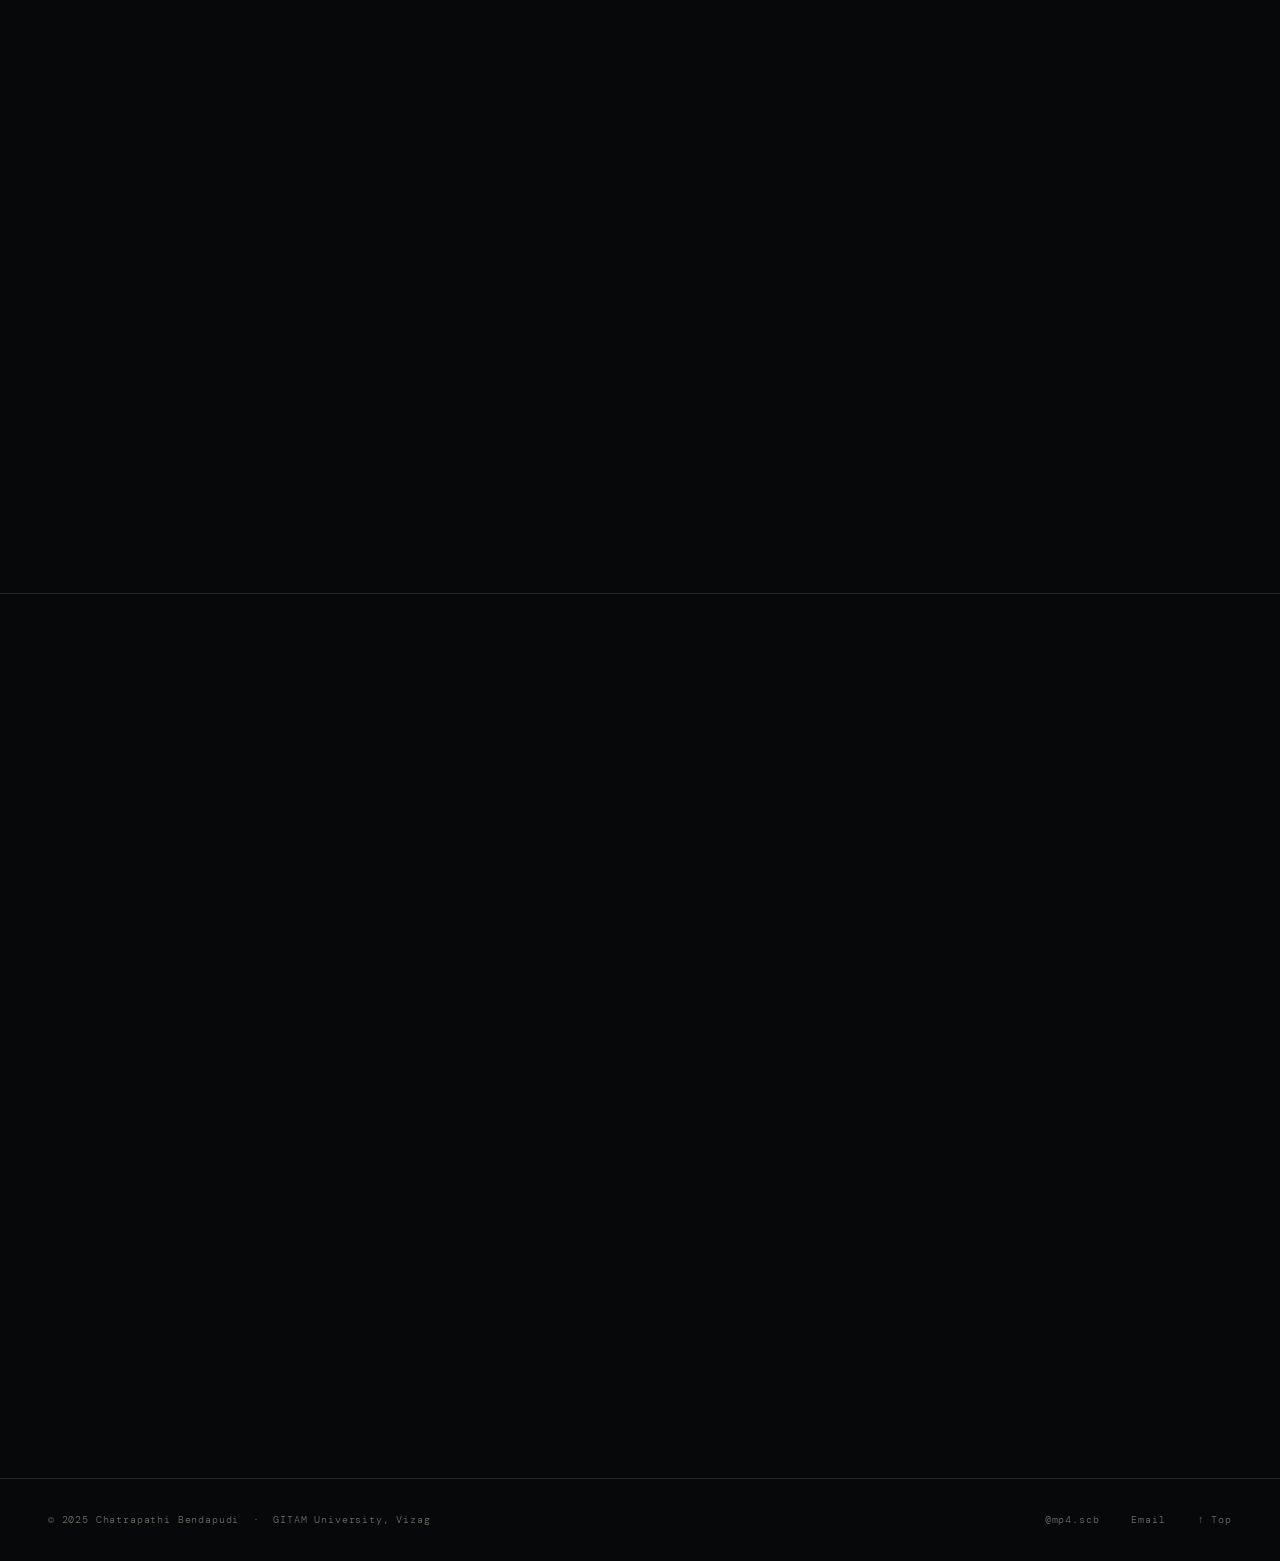
<file: projects.html>
<!DOCTYPE html>
<html lang="en">
<head>
<meta charset="UTF-8"/>
<meta name="viewport" content="width=device-width, initial-scale=1.0, viewport-fit=cover"/>
<title>Projects — Chatrapathi Bendapudi</title>
<link href="https://fonts.googleapis.com/css2?family=Syne:wght@400;500;600;700;800&family=Playfair+Display:ital,wght@0,700;0,900;1,700;1,900&family=DM+Mono:ital,wght@0,300;0,400;1,300&family=DM+Sans:wght@300;400;500&display=swap" rel="stylesheet"/>
<link href="https://unpkg.com/aos@2.3.4/dist/aos.css" rel="stylesheet"/>
<link href="style.css" rel="stylesheet"/>
</head>
<body>

<!-- SITEWIDE TERMINAL GRID + GLOW -->
<div class="site-grid" aria-hidden="true"></div>
<div class="site-spotlight" aria-hidden="true"></div>

<!-- CUSTOM CURSOR (desktop / mouse only) -->
<div class="cursor-dot" aria-hidden="true"></div>
<div class="cursor-ring" aria-hidden="true"></div>

<!-- NAV -->
<nav>
  <a class="nav-logo" href="index.html">
    chatrapathiportfoliov1
    <span class="nav-logo-tag">CB®</span>
  </a>
  <input type="checkbox" id="nav-toggle" class="nav-toggle-check">
  <label for="nav-toggle" class="nav-burger" aria-label="Open menu">
    <span></span><span></span><span></span>
  </label>
  <ul class="nav-links">
    <li><a href="skills.html">Skills</a></li>
    <li><a href="experience.html">Experience</a></li>
    <li><a href="projects.html">Projects</a></li>
    <li><a href="contact.html">Contact</a></li>
  </ul>
  <button class="nav-badge" type="button" aria-pressed="false">
    <div class="bdot"></div>
    <span class="badge-text">Open to work</span>
  </button>
</nav>

<div class="term-prompt" data-aos="fade-up">
  <span class="term-user">chatrapathi@portfolio</span><span class="term-sep">:</span><span class="term-path">~/projects</span><span class="term-dollar">$</span>
  <span class="term-cmd">ls -la --sort=recent</span><span class="cursor"></span>
</div>

<!-- SECTION 3 — CHALANA CHITRAM -->
<section class="section" id="cc">
  <div data-aos="fade-up">
    <div class="s-eyebrow">Projects — 01 / Film Festival</div>
    <div class="s-title">Chalana<br><em>Chitram</em></div>
    <div class="s-meta">Film Festival · Marketing Campaign · Brand Identity</div>
  </div>

  <div class="cc-hero" data-aos="fade-up">
    <div>
      <div class="cc-badge">✦ Chalana Chitram Film Festival</div>
      <div class="cc-title">Head of Marketing<br>&amp; <em>Design</em></div>
      <p class="cc-body">
        Chalana Chitram is a film festival I was a core part of — not just as an
        organiser but as the <strong>creative engine behind everything the audience saw</strong>.
        I owned the complete brand identity, all campaign visuals, social media
        strategy, and the marketing rollout from reveal to event day.
      </p>
      <div class="cc-roles">
        <div class="cc-role">Head of Marketing &amp; Design</div>
        <div class="cc-role">Core Organising Committee Member</div>
        <div class="cc-role">Complete Brand Identity — Logo, Colours, Typography</div>
        <div class="cc-role">Social Media Strategy &amp; Content</div>
        <div class="cc-role">3-Episode Title Reveal Campaign</div>
      </div>
    </div>

    <div class="img-placeholder" style="aspect-ratio:4/3" data-aos="fade-left">
      <span class="img-ph-icon">⊞</span>
      <span class="img-ph-text">Drop Chalana Chitram<br>key art / poster here</span>
    </div>
  </div>

  <div data-aos="fade-up">
    <div style="font-family:var(--mono);font-size:0.68rem;letter-spacing:0.14em;text-transform:uppercase;color:var(--muted);margin-bottom:1.5rem;display:flex;align-items:center;gap:1rem">
      <span>Title Reveal Campaign</span>
      <span style="flex:1;height:1px;background:var(--faint)"></span>
      <span>3 Episodes</span>
    </div>
  </div>

  <div class="episodes">
    <div class="ep-card" data-aos="fade-up" data-aos-delay="0">
      <div class="ep-img">
        <span class="img-ph-icon">⊞</span>
        <span class="img-ph-text">Episode 1<br>Campaign Visual</span>
      </div>
      <div class="ep-body">
        <div class="ep-num">Episode 01 — Title Reveal</div>
        <div class="ep-name">The Tease</div>
        <p class="ep-desc">First drop of the campaign — identity hinted, curiosity built. Minimal reveal, maximum intrigue.</p>
      </div>
    </div>

    <div class="ep-card" data-aos="fade-up" data-aos-delay="120">
      <div class="ep-img">
        <span class="img-ph-icon">⊞</span>
        <span class="img-ph-text">Episode 2<br>Campaign Visual</span>
      </div>
      <div class="ep-body">
        <div class="ep-num">Episode 02 — Title Reveal</div>
        <div class="ep-name">The Build</div>
        <p class="ep-desc">Layers of the story unfold. The brand identity starts to take shape — colour, motion, voice.</p>
      </div>
    </div>

    <div class="ep-card" data-aos="fade-up" data-aos-delay="240">
      <div class="ep-img">
        <span class="img-ph-icon">⊞</span>
        <span class="img-ph-text">Episode 3<br>Campaign Visual</span>
      </div>
      <div class="ep-body">
        <div class="ep-num">Episode 03 — Title Reveal</div>
        <div class="ep-name">The Reveal</div>
        <p class="ep-desc">Full reveal. The festival name drops, the brand lands, and the audience is ready.</p>
      </div>
    </div>
  </div>

  <div style="margin-top:2rem" data-aos="fade-up">
    <div style="font-family:var(--mono);font-size:0.68rem;letter-spacing:0.14em;text-transform:uppercase;color:var(--muted);margin-bottom:1rem">Campaign Collateral &amp; Branding Assets</div>
    <div style="display:grid;grid-template-columns:repeat(4,1fr);gap:0.8rem">
      <div class="img-placeholder" style="aspect-ratio:1"><span class="img-ph-icon">⊞</span><span class="img-ph-text">Brand asset</span></div>
      <div class="img-placeholder" style="aspect-ratio:1"><span class="img-ph-icon">⊞</span><span class="img-ph-text">Social post</span></div>
      <div class="img-placeholder" style="aspect-ratio:1"><span class="img-ph-icon">⊞</span><span class="img-ph-text">Poster</span></div>
      <div class="img-placeholder" style="aspect-ratio:1"><span class="img-ph-icon">⊞</span><span class="img-ph-text">Brand asset</span></div>
    </div>
  </div>
</section>

<!-- SECTION 4 — EH IDK -->
<section class="section" id="ehidk">
  <div data-aos="fade-up">
    <div class="s-eyebrow">Projects — 02 / Channel</div>
    <div class="s-title"><em>Eh Idk</em></div>
    <div class="s-meta">YouTube Channel · Podcast · Creative Videos · Vizag</div>
  </div>

  <div class="ehidk-wrap">
    <div data-aos="fade-up">
      <div class="ehidk-logo">Eh Idk.</div>
      <p class="ehidk-desc">
        A YouTube channel I run with my friends out of <strong>Visakhapatnam</strong>.
        No big brief, no client — just a creative outlet where we make
        <strong>chill podcasts and casual creative videos</strong> about things
        we actually care about.
      </p>
      <p class="ehidk-desc">
        It's where I experiment freely — editing style, pacing, tone, format.
        Everything you see on here is personal work, made for the love of it.
      </p>
      <a class="yt-btn" href="https://www.youtube.com/@wedontknowfrfr" target="_blank">
        ▶ &nbsp; Watch on YouTube
      </a>
    </div>

    <div class="ehidk-media" data-aos="fade-up" data-aos-delay="100">
      <iframe class="yt-placeholder" style="border:none;padding:0" src="https://www.youtube.com/embed/yNLiVOR3qq0" title="Eh Idk — favourite episode" allowfullscreen></iframe>
      <div style="display:grid;grid-template-columns:1fr 1fr;gap:0.8rem">
        <div class="yt-placeholder" style="aspect-ratio:16/9">
          <span class="v-ph-icon" style="font-size:1.2rem">▶</span>
          <span class="v-ph-text" style="font-size:0.58rem">Episode / Video</span>
        </div>
        <div class="yt-placeholder" style="aspect-ratio:16/9">
          <span class="v-ph-icon" style="font-size:1.2rem">▶</span>
          <span class="v-ph-text" style="font-size:0.58rem">Episode / Video</span>
        </div>
      </div>
    </div>
  </div>
</section>

<!-- FOOTER -->
<footer>
  <span>© 2025 Chatrapathi Bendapudi &nbsp;·&nbsp; GITAM University, Vizag</span>
  <div class="footer-links">
    <a href="https://instagram.com/mp4.scb" target="_blank">@mp4.scb</a>
    <a href="mailto:chatrapathibendapud@gmail.com">Email</a>
    <a href="#">↑ Top</a>
  </div>
</footer>

<script src="https://unpkg.com/aos@2.3.4/dist/aos.js"></script>
<script>
  AOS.init({ duration: 700, easing: 'ease-out-quart', once: false, offset: 60 });

  // "Open to work" badge — tap/click to flip between available (green) and busy (red)
  document.querySelectorAll('.nav-badge').forEach(function(badge){
    var label = badge.querySelector('.badge-text');
    badge.addEventListener('click', function(){
      var busy = badge.classList.toggle('is-busy');
      badge.setAttribute('aria-pressed', busy ? 'true' : 'false');
      if (label) label.textContent = busy ? 'Not available' : 'Open to work';
    });
  });

  // Sitewide terminal glow — follows the mouse on desktop, follows a
  // dragging finger on mobile/tablet. Present on every page.
  var reduceMotion = window.matchMedia('(prefers-reduced-motion: reduce)').matches;
  var spotlight = document.querySelector('.site-spotlight');
  if (spotlight && !reduceMotion) {
    var tx = 50, ty = 22, sx = 50, sy = 22;
    function setGlowTarget(clientX, clientY){
      tx = (clientX / window.innerWidth) * 100;
      ty = (clientY / window.innerHeight) * 100;
    }
    window.addEventListener('mousemove', function(e){
      setGlowTarget(e.clientX, e.clientY);
    });
    window.addEventListener('touchmove', function(e){
      if (e.touches && e.touches[0]) setGlowTarget(e.touches[0].clientX, e.touches[0].clientY);
    }, { passive: true });
    window.addEventListener('touchstart', function(e){
      if (e.touches && e.touches[0]) setGlowTarget(e.touches[0].clientX, e.touches[0].clientY);
    }, { passive: true });
    (function glowLoop(){
      sx += (tx - sx) * 0.08;
      sy += (ty - sy) * 0.08;
      spotlight.style.setProperty('--sx', sx + '%');
      spotlight.style.setProperty('--sy', sy + '%');
      requestAnimationFrame(glowLoop);
    })();
  }

  // Custom cursor — only on devices with a real mouse, never on touch screens
  if (window.matchMedia('(hover: hover) and (pointer: fine)').matches) {
    var dot = document.querySelector('.cursor-dot');
    var ring = document.querySelector('.cursor-ring');
    var mx = 0, my = 0, rx = 0, ry = 0;

    window.addEventListener('mousemove', function(e){
      mx = e.clientX; my = e.clientY;
      if (dot) { dot.style.left = mx + 'px'; dot.style.top = my + 'px'; }
    });

    (function loop(){
      rx += (mx - rx) * 0.18;
      ry += (my - ry) * 0.18;
      if (ring) { ring.style.left = rx + 'px'; ring.style.top = ry + 'px'; }
      requestAnimationFrame(loop);
    })();

    var hoverTargets = 'a, button, label, .nav-badge, .video-card, .img-placeholder, .clink, .send-btn, .ep-card';
    document.querySelectorAll(hoverTargets).forEach(function(el){
      el.addEventListener('mouseenter', function(){ ring && ring.classList.add('is-hovering'); });
      el.addEventListener('mouseleave', function(){ ring && ring.classList.remove('is-hovering'); });
    });
  }
</script>
</body>
</html>
</file>
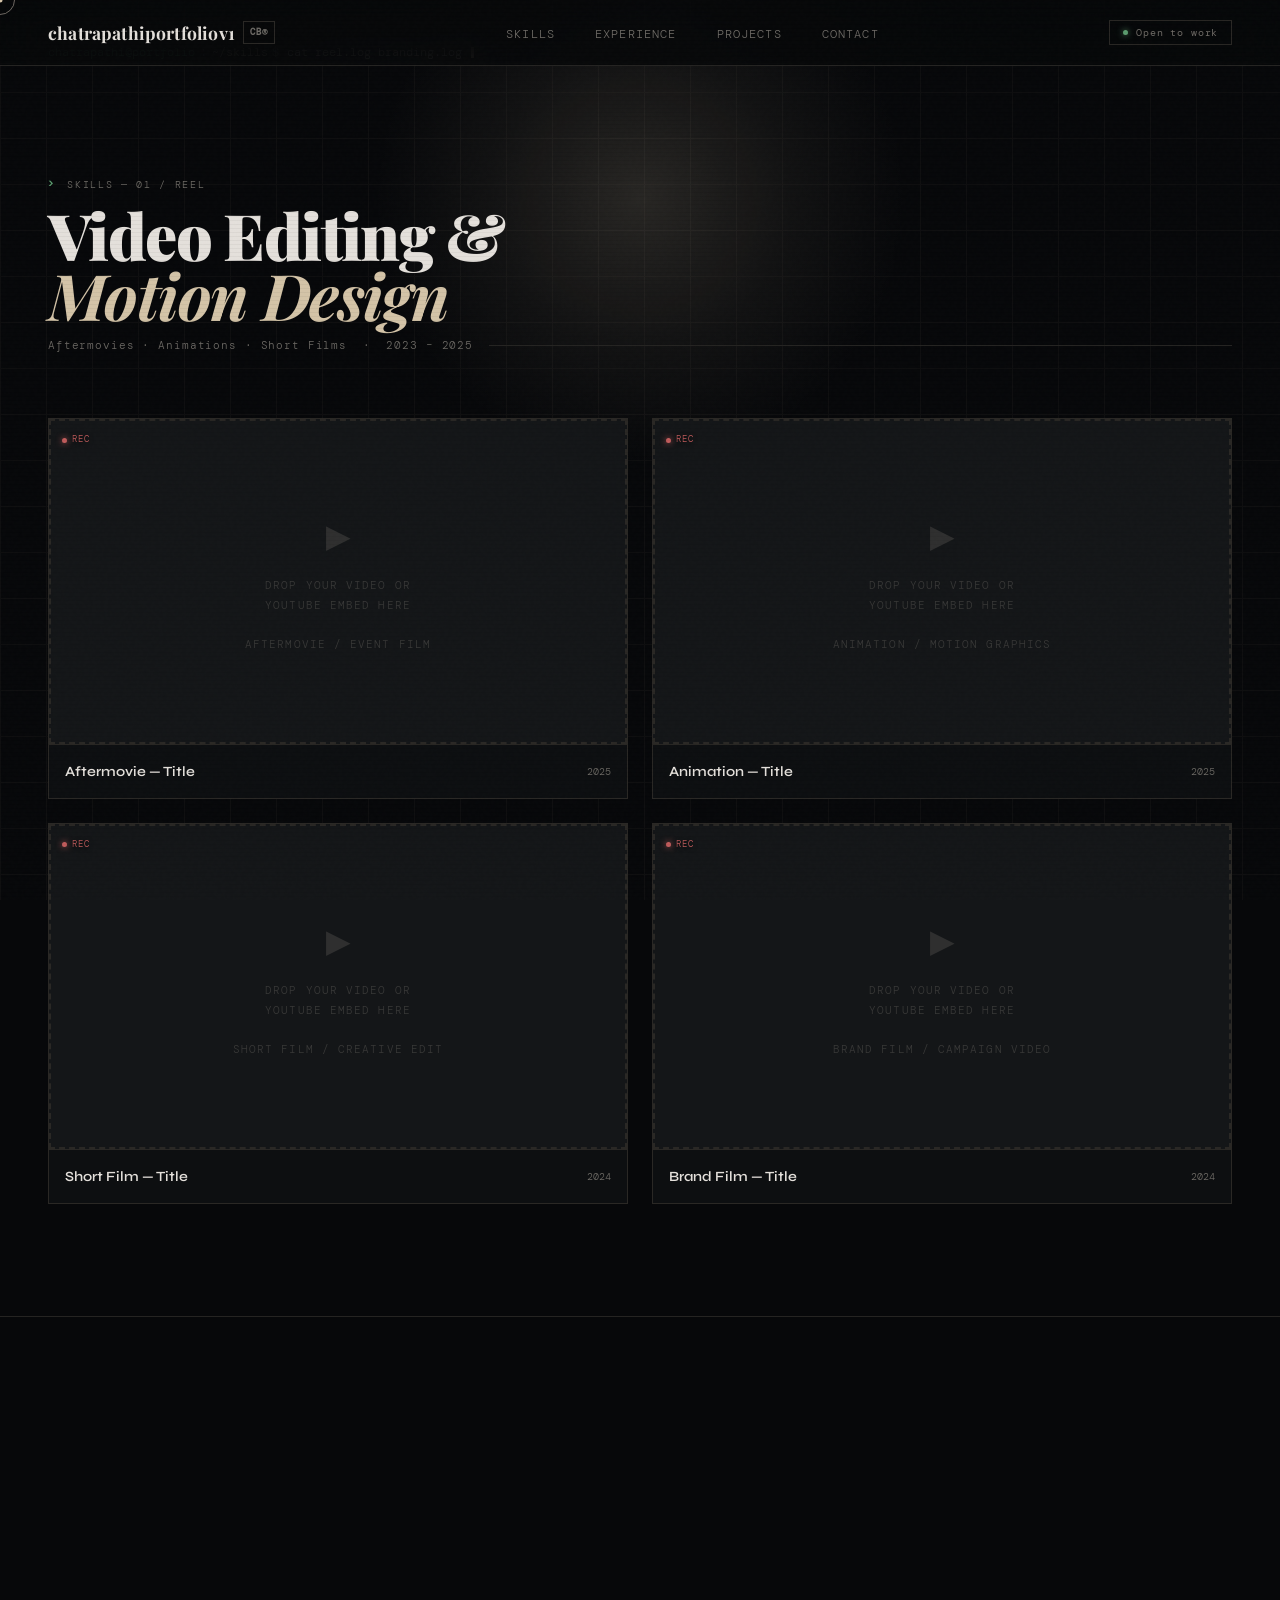
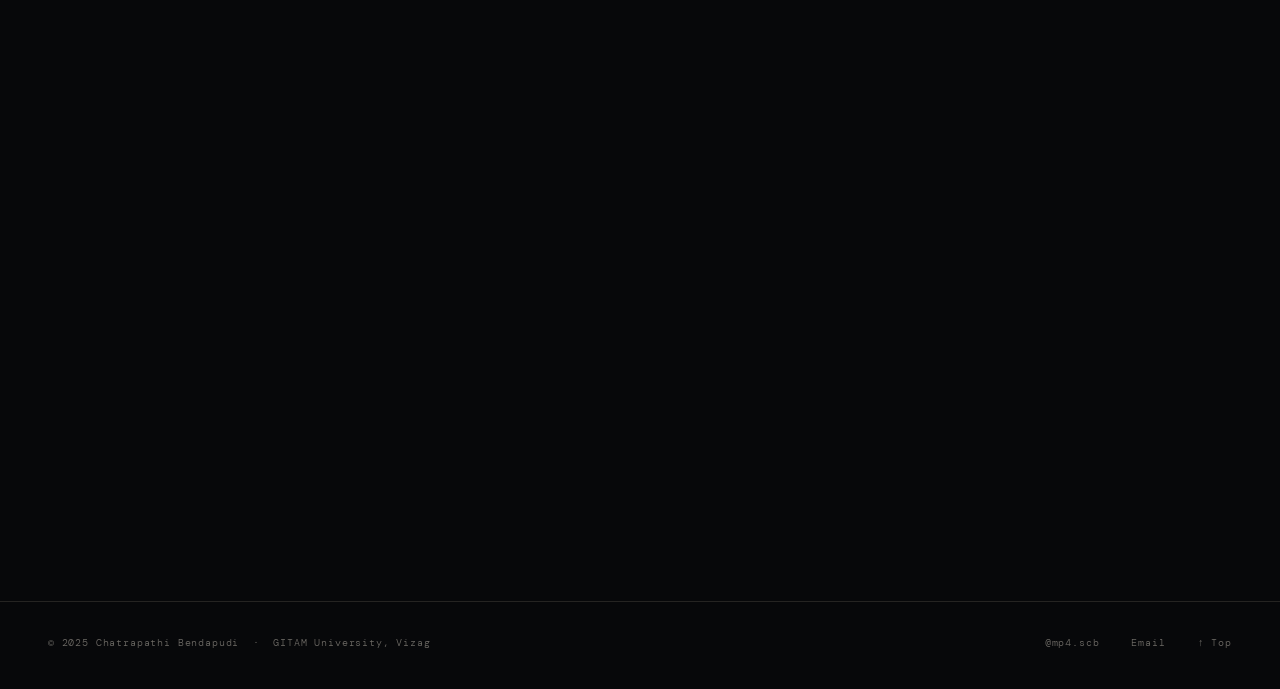
<file: skills.html>
<!DOCTYPE html>
<html lang="en">
<head>
<meta charset="UTF-8"/>
<meta name="viewport" content="width=device-width, initial-scale=1.0, viewport-fit=cover"/>
<title>Skills — Chatrapathi Bendapudi</title>
<link href="https://fonts.googleapis.com/css2?family=Syne:wght@400;500;600;700;800&family=Playfair+Display:ital,wght@0,700;0,900;1,700;1,900&family=DM+Mono:ital,wght@0,300;0,400;1,300&family=DM+Sans:wght@300;400;500&display=swap" rel="stylesheet"/>
<link href="https://unpkg.com/aos@2.3.4/dist/aos.css" rel="stylesheet"/>
<link href="style.css" rel="stylesheet"/>
</head>
<body>

<!-- SITEWIDE TERMINAL GRID + GLOW -->
<div class="site-grid" aria-hidden="true"></div>
<div class="site-spotlight" aria-hidden="true"></div>

<!-- CUSTOM CURSOR (desktop / mouse only) -->
<div class="cursor-dot" aria-hidden="true"></div>
<div class="cursor-ring" aria-hidden="true"></div>

<!-- NAV -->
<nav>
  <a class="nav-logo" href="index.html">
    chatrapathiportfoliov1
    <span class="nav-logo-tag">CB®</span>
  </a>
  <input type="checkbox" id="nav-toggle" class="nav-toggle-check">
  <label for="nav-toggle" class="nav-burger" aria-label="Open menu">
    <span></span><span></span><span></span>
  </label>
  <ul class="nav-links">
    <li><a href="skills.html">Skills</a></li>
    <li><a href="experience.html">Experience</a></li>
    <li><a href="projects.html">Projects</a></li>
    <li><a href="contact.html">Contact</a></li>
  </ul>
  <button class="nav-badge" type="button" aria-pressed="false">
    <div class="bdot"></div>
    <span class="badge-text">Open to work</span>
  </button>
</nav>

<div class="term-prompt" data-aos="fade-up">
  <span class="term-user">chatrapathi@portfolio</span><span class="term-sep">:</span><span class="term-path">~/skills</span><span class="term-dollar">$</span>
  <span class="term-cmd">cat reel.log branding.log</span><span class="cursor"></span>
</div>

<!-- SECTION 1 — VIDEO EDITING -->
<section class="section" id="video">
  <div data-aos="fade-up">
    <div class="s-eyebrow">Skills — 01 / Reel</div>
    <div class="s-title">Video Editing &<br><em>Motion Design</em></div>
    <div class="s-meta">Aftermovies · Animations · Short Films &nbsp;·&nbsp; 2023 – 2025</div>
  </div>

  <div class="video-grid">
    <div class="video-card" data-aos="fade-up" data-aos-delay="0">
      <div class="v-rec">REC</div>
      <div class="v-placeholder">
        <span class="v-ph-icon">▶</span>
        <span class="v-ph-text">Drop your video or<br>YouTube embed here<br><br>Aftermovie / Event Film</span>
      </div>
      <div class="v-overlay">
        <div class="v-info">
          <div class="v-tag">Aftermovie</div>
          <div class="v-title">Your Video Title Here</div>
        </div>
      </div>
      <div class="v-meta-bar">
        <span class="v-name">Aftermovie — Title</span>
        <span class="v-year">2025</span>
      </div>
    </div>

    <div class="video-card" data-aos="fade-up" data-aos-delay="100">
      <div class="v-rec">REC</div>
      <div class="v-placeholder">
        <span class="v-ph-icon">▶</span>
        <span class="v-ph-text">Drop your video or<br>YouTube embed here<br><br>Animation / Motion Graphics</span>
      </div>
      <div class="v-overlay">
        <div class="v-info">
          <div class="v-tag">Motion Design</div>
          <div class="v-title">Your Video Title Here</div>
        </div>
      </div>
      <div class="v-meta-bar">
        <span class="v-name">Animation — Title</span>
        <span class="v-year">2025</span>
      </div>
    </div>

    <div class="video-card" data-aos="fade-up" data-aos-delay="0">
      <div class="v-rec">REC</div>
      <div class="v-placeholder">
        <span class="v-ph-icon">▶</span>
        <span class="v-ph-text">Drop your video or<br>YouTube embed here<br><br>Short Film / Creative Edit</span>
      </div>
      <div class="v-overlay">
        <div class="v-info">
          <div class="v-tag">Short Film</div>
          <div class="v-title">Your Video Title Here</div>
        </div>
      </div>
      <div class="v-meta-bar">
        <span class="v-name">Short Film — Title</span>
        <span class="v-year">2024</span>
      </div>
    </div>

    <div class="video-card" data-aos="fade-up" data-aos-delay="100">
      <div class="v-rec">REC</div>
      <div class="v-placeholder">
        <span class="v-ph-icon">▶</span>
        <span class="v-ph-text">Drop your video or<br>YouTube embed here<br><br>Brand Film / Campaign Video</span>
      </div>
      <div class="v-overlay">
        <div class="v-info">
          <div class="v-tag">Brand Film</div>
          <div class="v-title">Your Video Title Here</div>
        </div>
      </div>
      <div class="v-meta-bar">
        <span class="v-name">Brand Film — Title</span>
        <span class="v-year">2024</span>
      </div>
    </div>
  </div>
</section>

<!-- SECTION 2 — BRANDING -->
<section class="section" id="branding">
  <div data-aos="fade-up">
    <div class="s-eyebrow">Skills — 02 / Branding &amp; Identity</div>
    <div class="s-title">Branding &<br><em>Creative Direction</em></div>
    <div class="s-meta">Visual Identity · Campaign Design · Social Media</div>
  </div>

  <div class="brand-wrap" data-aos="fade-up">
    <div>
      <div class="brand-desc">
        <p>
          I approach branding as <strong>visual storytelling at scale</strong> — every
          colour, typeface, and frame is a deliberate decision that shapes how an
          audience feels before they even read a word.
        </p>
        <p>
          At <strong>GStudio</strong> as Head of Multimedia & Marketing, I've led creative
          output across campaigns, social content, and internal branding. From
          concept to delivery, I own the visual identity end-to-end.
        </p>
        <p>
          For <strong>Chalana Chitram Film Festival</strong>, I built the entire brand from
          scratch — logo, colour system, typography, social templates, and all
          campaign collateral for a multi-episode marketing rollout.
        </p>
        <div class="brand-tag-row">
          <span class="brand-tag">Brand Identity</span>
          <span class="brand-tag">Typography</span>
          <span class="brand-tag">Campaign Design</span>
          <span class="brand-tag">Social Media</span>
          <span class="brand-tag">Print</span>
        </div>
      </div>
    </div>

    <div>
      <div class="img-grid" data-aos="fade-up" data-aos-delay="100">
        <div class="img-placeholder">
          <span class="img-ph-icon">⊞</span>
          <span class="img-ph-text">Drop branding<br>image here</span>
        </div>
        <div class="img-placeholder">
          <span class="img-ph-icon">⊞</span>
          <span class="img-ph-text">Drop branding<br>image here</span>
        </div>
        <div class="img-placeholder">
          <span class="img-ph-icon">⊞</span>
          <span class="img-ph-text">Drop branding<br>image here</span>
        </div>
        <div class="img-placeholder">
          <span class="img-ph-icon">⊞</span>
          <span class="img-ph-text">Drop branding<br>image here</span>
        </div>
      </div>
    </div>
  </div>
</section>

<!-- FOOTER -->
<footer>
  <span>© 2025 Chatrapathi Bendapudi &nbsp;·&nbsp; GITAM University, Vizag</span>
  <div class="footer-links">
    <a href="https://instagram.com/mp4.scb" target="_blank">@mp4.scb</a>
    <a href="mailto:chatrapathibendapud@gmail.com">Email</a>
    <a href="#">↑ Top</a>
  </div>
</footer>

<script src="https://unpkg.com/aos@2.3.4/dist/aos.js"></script>
<script>
  AOS.init({ duration: 700, easing: 'ease-out-quart', once: false, offset: 60 });

  // "Open to work" badge — tap/click to flip between available (green) and busy (red)
  document.querySelectorAll('.nav-badge').forEach(function(badge){
    var label = badge.querySelector('.badge-text');
    badge.addEventListener('click', function(){
      var busy = badge.classList.toggle('is-busy');
      badge.setAttribute('aria-pressed', busy ? 'true' : 'false');
      if (label) label.textContent = busy ? 'Not available' : 'Open to work';
    });
  });

  // Sitewide terminal glow — follows the mouse on desktop, follows a
  // dragging finger on mobile/tablet. Present on every page.
  var reduceMotion = window.matchMedia('(prefers-reduced-motion: reduce)').matches;
  var spotlight = document.querySelector('.site-spotlight');
  if (spotlight && !reduceMotion) {
    var tx = 50, ty = 22, sx = 50, sy = 22;
    function setGlowTarget(clientX, clientY){
      tx = (clientX / window.innerWidth) * 100;
      ty = (clientY / window.innerHeight) * 100;
    }
    window.addEventListener('mousemove', function(e){
      setGlowTarget(e.clientX, e.clientY);
    });
    window.addEventListener('touchmove', function(e){
      if (e.touches && e.touches[0]) setGlowTarget(e.touches[0].clientX, e.touches[0].clientY);
    }, { passive: true });
    window.addEventListener('touchstart', function(e){
      if (e.touches && e.touches[0]) setGlowTarget(e.touches[0].clientX, e.touches[0].clientY);
    }, { passive: true });
    (function glowLoop(){
      sx += (tx - sx) * 0.08;
      sy += (ty - sy) * 0.08;
      spotlight.style.setProperty('--sx', sx + '%');
      spotlight.style.setProperty('--sy', sy + '%');
      requestAnimationFrame(glowLoop);
    })();
  }

  // Custom cursor — only on devices with a real mouse, never on touch screens
  if (window.matchMedia('(hover: hover) and (pointer: fine)').matches) {
    var dot = document.querySelector('.cursor-dot');
    var ring = document.querySelector('.cursor-ring');
    var mx = 0, my = 0, rx = 0, ry = 0;

    window.addEventListener('mousemove', function(e){
      mx = e.clientX; my = e.clientY;
      if (dot) { dot.style.left = mx + 'px'; dot.style.top = my + 'px'; }
    });

    (function loop(){
      rx += (mx - rx) * 0.18;
      ry += (my - ry) * 0.18;
      if (ring) { ring.style.left = rx + 'px'; ring.style.top = ry + 'px'; }
      requestAnimationFrame(loop);
    })();

    var hoverTargets = 'a, button, label, .nav-badge, .video-card, .img-placeholder, .clink, .send-btn, .ep-card';
    document.querySelectorAll(hoverTargets).forEach(function(el){
      el.addEventListener('mouseenter', function(){ ring && ring.classList.add('is-hovering'); });
      el.addEventListener('mouseleave', function(){ ring && ring.classList.remove('is-hovering'); });
    });
  }
</script>
</body>
</html>
</file>
<file: style.css>
*,*::before,*::after{box-sizing:border-box;margin:0;padding:0}

:root{
  --bg:#07080a;
  --bg2:#0d0f11;
  --bg3:#141618;
  --bg4:#1c1e21;
  --text:#e4e0db;
  --muted:#6e6b66;
  --faint:#252422;
  --border:#2a2825;
  --acc:#c2b9a8;
  --acc2:#9a9088;
  --warm:#d4c4a8;
  --hi:#e8ddd0;
  --green:#5c9e70;
  --red:#c25c5c;
  --syne:'Syne',sans-serif;
  --sans:'DM Sans',sans-serif;
  --serif:'Playfair Display',serif;
  --mono:'DM Mono',monospace;
}

html{scroll-behavior:smooth;-webkit-text-size-adjust:100%}
body{
  background:var(--bg);color:var(--text);
  font-family:var(--sans);font-weight:300;
  line-height:1.7;overflow-x:hidden;
  -webkit-tap-highlight-color:transparent;
}

body::before{
  content:'';position:fixed;inset:0;
  background:repeating-linear-gradient(0deg,transparent,transparent 3px,rgba(0,0,0,0.04) 3px,rgba(0,0,0,0.04) 4px);
  pointer-events:none;z-index:9999;
}

body::after{
  content:'';position:fixed;inset:0;
  background-image:url("data:image/svg+xml,%3Csvg viewBox='0 0 256 256' xmlns='http://www.w3.org/2000/svg'%3E%3Cfilter id='noise'%3E%3CfeTurbulence type='fractalNoise' baseFrequency='0.9' numOctaves='4' stitchTiles='stitch'/%3E%3C/filter%3E%3Crect width='100%25' height='100%25' filter='url(%23noise)' opacity='0.03'/%3E%3C/svg%3E");
  pointer-events:none;z-index:9998;opacity:0.4;
}

@keyframes blink{0%,100%{opacity:1}50%{opacity:0}}
.cursor{display:inline-block;width:3px;height:0.9em;background:var(--warm);vertical-align:text-bottom;animation:blink 1.2s step-end infinite;margin-left:4px}

/* ── SITEWIDE TERMINAL GRID + GLOW ──
   Present on every page. Follows the mouse on desktop, follows a
   dragging finger on mobile. This is the thread that ties every
   page together, not just the homepage. */
.site-grid{
  position:fixed;inset:0;z-index:0;pointer-events:none;
  background-image:
    linear-gradient(var(--faint) 1px, transparent 1px),
    linear-gradient(90deg, var(--faint) 1px, transparent 1px);
  background-size:46px 46px;
  opacity:0.3;
}
.site-spotlight{
  position:fixed;inset:0;z-index:0;pointer-events:none;
  background:radial-gradient(380px circle at var(--sx,50%) var(--sy,22%),
    rgba(212,196,168,0.16) 0%,
    rgba(212,196,168,0.05) 40%,
    transparent 70%);
  mix-blend-mode:screen;
}
@media (prefers-reduced-motion:reduce){
  .site-spotlight{display:none}
}

/* ── NAV ── */
nav{
  position:fixed;top:0;left:0;right:0;z-index:500;
  display:flex;justify-content:space-between;align-items:center;
  padding:1.1rem 3rem;
  padding-top:calc(1.1rem + env(safe-area-inset-top));
  background:rgba(7,8,10,0.88);
  -webkit-backdrop-filter:blur(20px);
  backdrop-filter:blur(20px);
  border-bottom:1px solid var(--faint);
}
.nav-logo{
  font-family:var(--serif);font-size:1.1rem;font-weight:700;
  color:var(--text);text-decoration:none;letter-spacing:0.01em;
  display:flex;align-items:center;gap:0.5rem;
}
.nav-logo-tag{font-family:var(--mono);font-size:0.58rem;color:var(--muted);letter-spacing:0.1em;border:1px solid var(--border);padding:0.15rem 0.4rem}
.nav-links{display:flex;gap:2.5rem;list-style:none}
.nav-links a{
  font-family:var(--mono);font-size:0.72rem;letter-spacing:0.1em;
  text-transform:uppercase;color:var(--muted);text-decoration:none;
  transition:color 0.2s;
}
.nav-links a:hover{color:var(--text)}
.nav-badge{
  font-family:var(--mono);font-size:0.65rem;letter-spacing:0.08em;
  color:var(--muted);border:1px solid var(--border);padding:0.3rem 0.8rem;
  display:flex;align-items:center;gap:0.5rem;
  background:none;cursor:pointer;transition:border-color 0.2s,color 0.2s;
  -webkit-tap-highlight-color:transparent;
}
.nav-badge:hover{border-color:var(--acc2);color:var(--text)}
.bdot{
  width:5px;height:5px;border-radius:50%;
  background:var(--green);box-shadow:0 0 6px var(--green);
  animation:dotPulse 2s ease-in-out infinite;
}
.nav-badge.is-busy .bdot{
  background:var(--red);box-shadow:0 0 6px var(--red);
}
@keyframes dotPulse{
  0%,100%{opacity:1}
  50%{opacity:0.4}
}

/* ── HERO ── */
.hero{
  min-height:calc(100vh - 7.7rem - env(safe-area-inset-top));
  min-height:calc(100dvh - 7.7rem - env(safe-area-inset-top));
  display:flex;flex-direction:column;
  justify-content:flex-end;padding:0 3rem 5rem;
  padding-bottom:calc(5rem + env(safe-area-inset-bottom));
  position:relative;z-index:1;overflow:hidden;
}

/* Boot-up scanline sweep — hero's one-time "power on" moment */
.hero-bg{
  position:absolute;inset:0;z-index:0;overflow:hidden;
  clip-path:inset(0 0 100% 0);
  animation:heroReveal 1.7s cubic-bezier(.22,.61,.36,1) forwards;
  animation-delay:0.15s;
}
.hero-bg::before{
  /* the scanline that sweeps down once, like a monitor booting up */
  content:'';position:absolute;left:0;right:0;top:-4%;height:3px;z-index:2;
  background:linear-gradient(90deg,transparent,var(--warm) 45%,var(--hi) 50%,var(--warm) 55%,transparent);
  box-shadow:0 0 16px 3px rgba(212,196,168,0.6);
  animation:heroScanSweep 1.7s cubic-bezier(.22,.61,.36,1) forwards;
  animation-delay:0.15s;
}
@keyframes heroReveal{
  0%{clip-path:inset(0 0 100% 0)}
  100%{clip-path:inset(0 0 0% 0)}
}
@keyframes heroScanSweep{
  0%{top:-4%;opacity:1}
  92%{opacity:1}
  100%{top:100%;opacity:0}
}
@media (prefers-reduced-motion:reduce){
  .hero-bg{animation:none;clip-path:inset(0)}
  .hero-bg::before{animation:none;display:none}
}

.hero-corner-r{
  position:absolute;top:7.5rem;right:3rem;z-index:2;
  font-family:var(--mono);font-size:0.65rem;color:var(--muted);
  letter-spacing:0.08em;text-align:right;line-height:2;opacity:0.55;
}
.hero-title{
  position:relative;z-index:1;
  font-family:var(--serif);
  font-size:clamp(4.5rem,10vw,9.5rem);
  font-weight:900;line-height:1.05;
  letter-spacing:-0.025em;margin-bottom:3rem;margin-top:5rem;
}
.hero-title em{font-style:italic;color:var(--warm);font-weight:700}

.hero-bottom{
  position:relative;z-index:1;
  display:flex;justify-content:space-between;align-items:flex-end;
  border-top:1px solid var(--faint);padding-top:2rem;gap:3rem;
}
.hero-desc{
  max-width:420px;font-size:0.92rem;color:var(--muted);
  line-height:1.85;font-weight:300;
}
.hero-desc strong{color:var(--text);font-weight:400}

.hero-links{display:flex;flex-direction:column;align-items:flex-end;gap:0.8rem}
.hero-link{
  display:flex;align-items:center;gap:0.6rem;
  text-decoration:none;color:var(--muted);
  font-family:var(--mono);font-size:0.72rem;letter-spacing:0.08em;
  transition:color 0.2s;
}
.hero-link:hover{color:var(--text)}
.hero-link .arrow{color:var(--warm);transition:transform 0.2s}
.hero-link:hover .arrow{transform:translate(2px,-2px)}

/* ── TICKER ── */
.ticker{
  position:relative;z-index:1;
  border-top:1px solid var(--faint);border-bottom:1px solid var(--faint);
  background:var(--bg2);padding:0.85rem 0;overflow:hidden;
  display:flex;align-items:center;gap:2rem;
}
.ticker-label{
  font-family:var(--mono);font-size:0.62rem;letter-spacing:0.14em;
  text-transform:uppercase;color:var(--muted);white-space:nowrap;
  padding:0 2rem;border-right:1px solid var(--border);
  flex-shrink:0;
}
.ticker-track{display:flex;gap:0;animation:ticker 28s linear infinite;width:max-content}
.ticker-item{
  font-family:var(--mono);font-size:0.75rem;color:var(--muted);
  white-space:nowrap;letter-spacing:0.1em;padding:0 2rem;
  border-right:1px solid var(--border);
}
.ticker-item:hover{color:var(--text)}
@keyframes ticker{from{transform:translateX(0)}to{transform:translateX(-50%)}}

/* ── TERMINAL PROMPT (sub-page headers) ── */
.term-prompt{
  position:relative;z-index:1;
  font-family:var(--mono);font-size:0.78rem;
  padding:2.6rem 3rem 0;
  display:flex;align-items:center;flex-wrap:wrap;gap:0.3rem;
}
.term-user{color:var(--green)}
.term-sep{color:var(--muted)}
.term-path{color:var(--warm)}
.term-dollar{color:var(--muted);margin-right:0.2rem}
.term-cmd{color:var(--text)}

/* ── SECTION SHARED ── */
.section{position:relative;z-index:1;padding:7rem 3rem;border-top:1px solid var(--faint)}

.s-eyebrow{
  font-family:var(--mono);font-size:0.65rem;letter-spacing:0.16em;
  text-transform:uppercase;color:var(--muted);margin-bottom:0.7rem;
  display:flex;align-items:center;gap:0.8rem;
}
.s-eyebrow::before{content:'>';color:var(--green);font-weight:700;font-size:0.85em}

.s-title{
  font-family:var(--serif);font-size:clamp(2.5rem,5vw,4.5rem);
  font-weight:900;letter-spacing:-0.025em;line-height:0.95;
  margin-bottom:0.6rem;
}
.s-title em{font-style:italic;color:var(--warm);font-weight:700}

.s-meta{
  font-family:var(--mono);font-size:0.68rem;color:var(--muted);
  letter-spacing:0.08em;margin-bottom:4rem;
  display:flex;align-items:center;gap:1rem;
}
.s-meta::after{content:'';flex:1;height:1px;background:var(--faint)}

/* ── VIDEO CARDS ── */
.video-grid{display:grid;grid-template-columns:repeat(2,1fr);gap:1.5rem}

.video-card{
  position:relative;background:var(--bg2);
  border:1px solid var(--border);overflow:hidden;cursor:pointer;
}
.v-rec{
  position:absolute;top:0.8rem;left:0.8rem;z-index:3;
  display:flex;align-items:center;gap:0.35rem;
  font-family:var(--mono);font-size:0.58rem;letter-spacing:0.1em;
  color:var(--red);text-shadow:0 1px 4px rgba(0,0,0,0.6);
  pointer-events:none;
}
.v-rec::before{
  content:'';width:5px;height:5px;border-radius:50%;
  background:var(--red);box-shadow:0 0 6px var(--red);
  animation:dotPulse 1.4s ease-in-out infinite;
}

.v-placeholder{
  width:100%;aspect-ratio:16/9;background:var(--bg3);
  border:2px dashed var(--border);
  display:flex;flex-direction:column;
  align-items:center;justify-content:center;
  gap:0.8rem;color:var(--muted);
  transition:border-color 0.2s;position:relative;overflow:hidden;
}
.v-placeholder:hover{border-color:var(--acc2)}
.v-ph-icon{font-size:2rem;opacity:0.3}
.v-ph-text{font-family:var(--mono);font-size:0.68rem;letter-spacing:0.1em;text-transform:uppercase;opacity:0.4;text-align:center;line-height:1.8}

.v-overlay{
  position:absolute;inset:0;
  background:linear-gradient(to top,rgba(7,8,10,0.85) 0%,transparent 50%);
  display:flex;align-items:flex-end;padding:1.2rem;
  opacity:0;transition:opacity 0.25s;
}
.video-card:hover .v-overlay,.video-card:active .v-overlay{opacity:1}

.v-info{width:100%}
.v-tag{font-family:var(--mono);font-size:0.6rem;letter-spacing:0.12em;text-transform:uppercase;color:var(--muted);margin-bottom:0.3rem}
.v-title{font-family:var(--syne);font-size:1rem;font-weight:700;color:var(--text)}

.v-meta-bar{
  padding:0.9rem 1rem;
  display:flex;justify-content:space-between;align-items:center;
  border-top:1px solid var(--border);
}
.v-name{font-family:var(--syne);font-size:0.88rem;font-weight:600;color:var(--text)}
.v-year{font-family:var(--mono);font-size:0.65rem;color:var(--muted)}

/* ── BRANDING GRID ── */
.brand-wrap{display:grid;grid-template-columns:1fr 1fr;gap:5rem;align-items:start}

.brand-desc{font-size:0.95rem;color:var(--muted);line-height:1.9;font-weight:300}
.brand-desc p{margin-bottom:1.2rem}
.brand-desc strong{color:var(--text);font-weight:400}
.brand-tag-row{display:flex;gap:0.6rem;flex-wrap:wrap;margin-top:1.5rem}
.brand-tag{
  font-family:var(--mono);font-size:0.62rem;letter-spacing:0.1em;
  text-transform:uppercase;border:1px solid var(--border);
  padding:0.3rem 0.7rem;color:var(--muted);
}

.img-grid{display:grid;grid-template-columns:1fr 1fr;gap:0.8rem}
.img-placeholder{
  aspect-ratio:4/3;background:var(--bg3);
  border:2px dashed var(--border);
  display:flex;flex-direction:column;
  align-items:center;justify-content:center;
  gap:0.6rem;color:var(--muted);
  transition:border-color 0.2s;cursor:pointer;
}
.img-placeholder:hover{border-color:var(--acc2)}
.img-ph-icon{font-size:1.6rem;opacity:0.25}
.img-ph-text{font-family:var(--mono);font-size:0.6rem;letter-spacing:0.1em;text-transform:uppercase;opacity:0.35;text-align:center;line-height:1.8}

/* ── CHALANA CHITRAM ── */
.cc-hero{
  background:var(--bg2);border:1px solid var(--border);
  padding:3rem;margin-bottom:3rem;
  display:grid;grid-template-columns:1fr 1fr;gap:4rem;align-items:center;
}
.cc-badge{
  display:inline-flex;align-items:center;gap:0.5rem;
  font-family:var(--mono);font-size:0.62rem;letter-spacing:0.12em;
  text-transform:uppercase;border:1px solid var(--border);
  padding:0.3rem 0.8rem;color:var(--muted);margin-bottom:1.5rem;
}
.cc-title{font-family:var(--serif);font-size:clamp(2rem,4vw,3.5rem);font-weight:900;letter-spacing:-0.02em;line-height:1;margin-bottom:1rem}
.cc-title em{font-style:italic;color:var(--warm)}
.cc-body{font-size:0.9rem;color:var(--muted);line-height:1.9}
.cc-body strong{color:var(--text);font-weight:400}

.cc-roles{display:flex;flex-direction:column;gap:0.8rem;margin-top:1.5rem}
.cc-role{
  display:flex;align-items:center;gap:0.8rem;
  font-family:var(--mono);font-size:0.72rem;letter-spacing:0.06em;color:var(--muted);
}
.cc-role::before{content:'▸';color:var(--warm);font-size:0.7rem}

.episodes{display:grid;grid-template-columns:repeat(3,1fr);gap:1.5rem;margin-top:3rem}
.ep-card{background:var(--bg2);border:1px solid var(--border);overflow:hidden}
.ep-img{
  aspect-ratio:9/12;background:var(--bg3);
  display:flex;flex-direction:column;align-items:center;justify-content:center;
  gap:0.6rem;color:var(--muted);border:2px dashed var(--border);
}
.ep-body{padding:1.2rem}
.ep-num{font-family:var(--mono);font-size:0.62rem;letter-spacing:0.12em;text-transform:uppercase;color:var(--muted);margin-bottom:0.4rem}
.ep-name{font-family:var(--syne);font-size:1rem;font-weight:700;color:var(--text);margin-bottom:0.4rem}
.ep-desc{font-size:0.78rem;color:var(--muted);line-height:1.7}

/* ── EH IDK ── */
.ehidk-wrap{display:grid;grid-template-columns:1fr 1fr;gap:5rem;align-items:start}
.ehidk-logo{
  font-family:var(--serif);font-size:3.5rem;font-weight:900;
  font-style:italic;color:var(--warm);line-height:1;margin-bottom:1rem;
  letter-spacing:-0.02em;
}
.ehidk-desc{font-size:0.92rem;color:var(--muted);line-height:1.9;margin-bottom:1.5rem}
.ehidk-desc strong{color:var(--text);font-weight:400}
.yt-btn{
  display:inline-flex;align-items:center;gap:0.6rem;
  font-family:var(--mono);font-size:0.72rem;letter-spacing:0.08em;
  text-transform:uppercase;border:1px solid var(--border);
  padding:0.7rem 1.2rem;color:var(--muted);text-decoration:none;
  transition:all 0.2s;
}
.yt-btn:hover{border-color:var(--red);color:var(--text)}
.ehidk-media{display:flex;flex-direction:column;gap:1rem}
.yt-placeholder{
  aspect-ratio:16/9;background:var(--bg3);
  border:2px dashed var(--border);
  display:flex;flex-direction:column;align-items:center;
  justify-content:center;gap:0.8rem;color:var(--muted);
  transition:border-color 0.2s;
}
.yt-placeholder:hover{border-color:var(--acc2)}

/* ── ABOUT ── */
.about-wrap{display:grid;grid-template-columns:1fr 1fr;gap:5rem;align-items:start}
.about-text{font-size:0.95rem;color:var(--muted);line-height:1.9}
.about-text p{margin-bottom:1.3rem}
.about-text strong{color:var(--text);font-weight:400}

.timeline{display:flex;flex-direction:column;gap:0}
.tl-item{
  display:grid;grid-template-columns:4rem 1fr;gap:1.5rem;
  padding:1.5rem 0;border-bottom:1px solid var(--faint);
}
.tl-year{font-family:var(--mono);font-size:0.68rem;letter-spacing:0.06em;color:var(--muted);padding-top:0.2rem}
.tl-role{font-family:var(--syne);font-size:0.95rem;font-weight:700;color:var(--text);margin-bottom:0.2rem}
.tl-org{font-family:var(--mono);font-size:0.72rem;letter-spacing:0.06em;color:var(--acc2)}

/* ── CONTACT ── */
.contact-grid{display:grid;grid-template-columns:1fr 1fr;gap:5rem}
.contact-big{
  font-family:var(--serif);font-size:clamp(3rem,6vw,5.5rem);
  font-weight:900;letter-spacing:-0.03em;line-height:0.9;margin-bottom:1.5rem;
}
.contact-big em{font-style:italic;color:var(--warm)}
.contact-note{font-size:0.88rem;color:var(--muted);line-height:1.8;margin-bottom:2.5rem;font-weight:300}

.contact-links{display:flex;flex-direction:column;gap:0.7rem}
.clink{
  display:flex;justify-content:space-between;align-items:center;
  padding:1.1rem 1.3rem;border:1px solid var(--border);background:var(--bg2);
  text-decoration:none;color:var(--muted);font-size:0.88rem;
  transition:all 0.18s;
}
.clink:hover{border-color:var(--acc2);color:var(--text);background:var(--bg3)}
.clink-l{display:flex;align-items:center;gap:0.9rem}
.clink-tag{font-family:var(--mono);font-size:0.6rem;letter-spacing:0.1em;text-transform:uppercase;color:var(--border)}
.clink:hover .clink-tag{color:var(--muted)}
.clink-arrow{color:var(--warm);opacity:0;font-size:0.8rem;transition:opacity 0.18s}
.clink:hover .clink-arrow{opacity:1}

.form-wrap{display:flex;flex-direction:column;gap:1rem}
.fl{display:flex;flex-direction:column;gap:0.4rem}
.fl label{font-family:var(--mono);font-size:0.62rem;letter-spacing:0.12em;text-transform:uppercase;color:var(--muted)}
.fi{
  background:var(--bg2);border:1px solid var(--border);
  color:var(--text);font-family:var(--sans);font-size:0.88rem;
  font-weight:300;padding:0.85rem 1rem;outline:none;
  transition:border-color 0.2s;
}
.fi::placeholder{color:var(--muted)}
.fi:focus{border-color:var(--acc2)}
.fi.is-invalid{border-color:var(--red)}
.fi.is-invalid:focus{border-color:var(--red)}
.fi-error{
  font-family:var(--mono);font-size:0.66rem;letter-spacing:0.03em;
  color:var(--red);min-height:1em;display:block;
}
.form-status{
  font-family:var(--mono);font-size:0.72rem;letter-spacing:0.03em;
  min-height:1.2em;
}
.form-status.is-success{color:var(--green)}
.form-status.is-error{color:var(--red)}
.send-btn:disabled{opacity:0.55;cursor:default}
textarea.fi{resize:vertical;min-height:110px}
.send-btn{
  background:transparent;border:1px solid var(--green);
  color:var(--text);font-family:var(--syne);font-size:0.82rem;
  font-weight:600;letter-spacing:0.08em;padding:0.9rem 1.8rem;
  cursor:pointer;transition:all 0.2s;display:inline-flex;
  align-items:center;gap:0.5rem;
}
.send-btn:hover{background:var(--green);color:var(--bg)}

/* ── FOOTER ── */
footer{
  position:relative;z-index:1;
  padding:2rem 3rem;border-top:1px solid var(--faint);
  display:flex;justify-content:space-between;align-items:center;
}
footer span,footer a{
  font-family:var(--mono);font-size:0.65rem;
  letter-spacing:0.08em;color:var(--muted);text-decoration:none;
}
footer a:hover{color:var(--text)}
.footer-links{display:flex;gap:2rem}

/* ══════════════════════════════════════
   MOBILE / RESPONSIVE
   ══════════════════════════════════════ */

/* Hamburger button — hidden on desktop */
.nav-toggle-check{display:none}
.nav-burger{
  display:none;flex-direction:column;justify-content:center;gap:5px;
  width:1.6rem;height:1.6rem;cursor:pointer;z-index:600;
  touch-action:manipulation;-webkit-tap-highlight-color:transparent;
}
.nav-burger span{width:100%;height:2px;background:var(--text);transition:transform 0.25s,opacity 0.25s}
.nav-toggle-check:checked ~ .nav-burger span:nth-child(1){transform:translateY(7px) rotate(45deg)}
.nav-toggle-check:checked ~ .nav-burger span:nth-child(2){opacity:0}
.nav-toggle-check:checked ~ .nav-burger span:nth-child(3){transform:translateY(-7px) rotate(-45deg)}

@media (max-width:860px){
  /* ── NAV: switch to slide-in mobile menu ── */
  nav{padding:1rem 1.25rem}
  .nav-badge{display:none}
  .nav-burger{display:flex}
  .nav-links{
    position:fixed;top:0;right:0;height:100vh;width:min(75vw,320px);
    background:var(--bg2);border-left:1px solid var(--border);
    flex-direction:column;justify-content:center;align-items:flex-start;
    gap:2rem;padding:2rem;margin:0;
    transform:translateX(100%);transition:transform 0.3s ease;
    box-shadow:-20px 0 40px rgba(0,0,0,0.4);
  }
  .nav-toggle-check:checked ~ .nav-links{transform:translateX(0)}
  .nav-links a{font-size:1rem}

  /* ── HERO ── */
  .hero{padding:0 1.25rem 3rem;padding-bottom:calc(3rem + env(safe-area-inset-bottom))}
  .hero-corner-r{top:5.5rem;right:1.25rem;font-size:0.58rem}
  .hero-title{margin-top:6.5rem;margin-bottom:2rem}
  .hero-bottom{flex-direction:column;align-items:flex-start;gap:1.5rem}
  .hero-links{align-items:flex-start;width:100%}

  /* ── SECTIONS: tighter padding on small screens ── */
  .section{padding:4rem 1.25rem}
  .term-prompt{padding:1.75rem 1.25rem 0;font-size:0.7rem}
  footer{padding:1.5rem 1.25rem;padding-bottom:calc(1.5rem + env(safe-area-inset-bottom));flex-direction:column;gap:1rem;align-items:flex-start}

  /* ── GRIDS: stack to a single column ── */
  .video-grid{grid-template-columns:1fr}
  .brand-wrap{grid-template-columns:1fr;gap:2.5rem}
  .img-grid{grid-template-columns:1fr 1fr;gap:0.6rem}
  .cc-hero{grid-template-columns:1fr;gap:2rem;padding:1.75rem}
  .episodes{grid-template-columns:1fr;gap:1.25rem}
  .ehidk-wrap{grid-template-columns:1fr;gap:2.5rem}
  .about-wrap{grid-template-columns:1fr;gap:2.5rem}
  .contact-grid{grid-template-columns:1fr;gap:2.5rem}

  .ticker-label{padding:0 1rem}
  .ticker-item{padding:0 1rem;font-size:0.7rem}
}

@media (max-width:480px){
  .hero-corner-r{display:none}
  .hero-title{font-size:clamp(3.2rem,15vw,4.5rem)}
  .ehidk-logo{font-size:2.4rem}
  .cc-hero{padding:1.25rem}
  .tl-item{grid-template-columns:1fr;gap:0.3rem}
}

/* ══════════════════════════════════════
   CUSTOM CURSOR — desktop / precise-pointer only.
   Untouched on phones & tablets (no mouse to track).
   ══════════════════════════════════════ */
@media (hover:hover) and (pointer:fine){
  body,a,button,label,.nav-badge,.video-card,.img-placeholder,
  .clink,.send-btn,.ep-card{cursor:none}

  .cursor-dot,.cursor-ring{
    position:fixed;top:0;left:0;pointer-events:none;z-index:10000;
    border-radius:50%;transform:translate(-50%,-50%);
  }
  .cursor-dot{
    width:5px;height:5px;background:var(--warm);
    transition:opacity 0.2s;
  }
  .cursor-ring{
    width:30px;height:30px;border:1px solid var(--acc2);
    transition:width 0.2s,height 0.2s,border-color 0.2s,opacity 0.2s;
    opacity:0.7;
  }
  .cursor-ring.is-hovering{
    width:50px;height:50px;border-color:var(--warm);opacity:1;
  }
}
</file>
